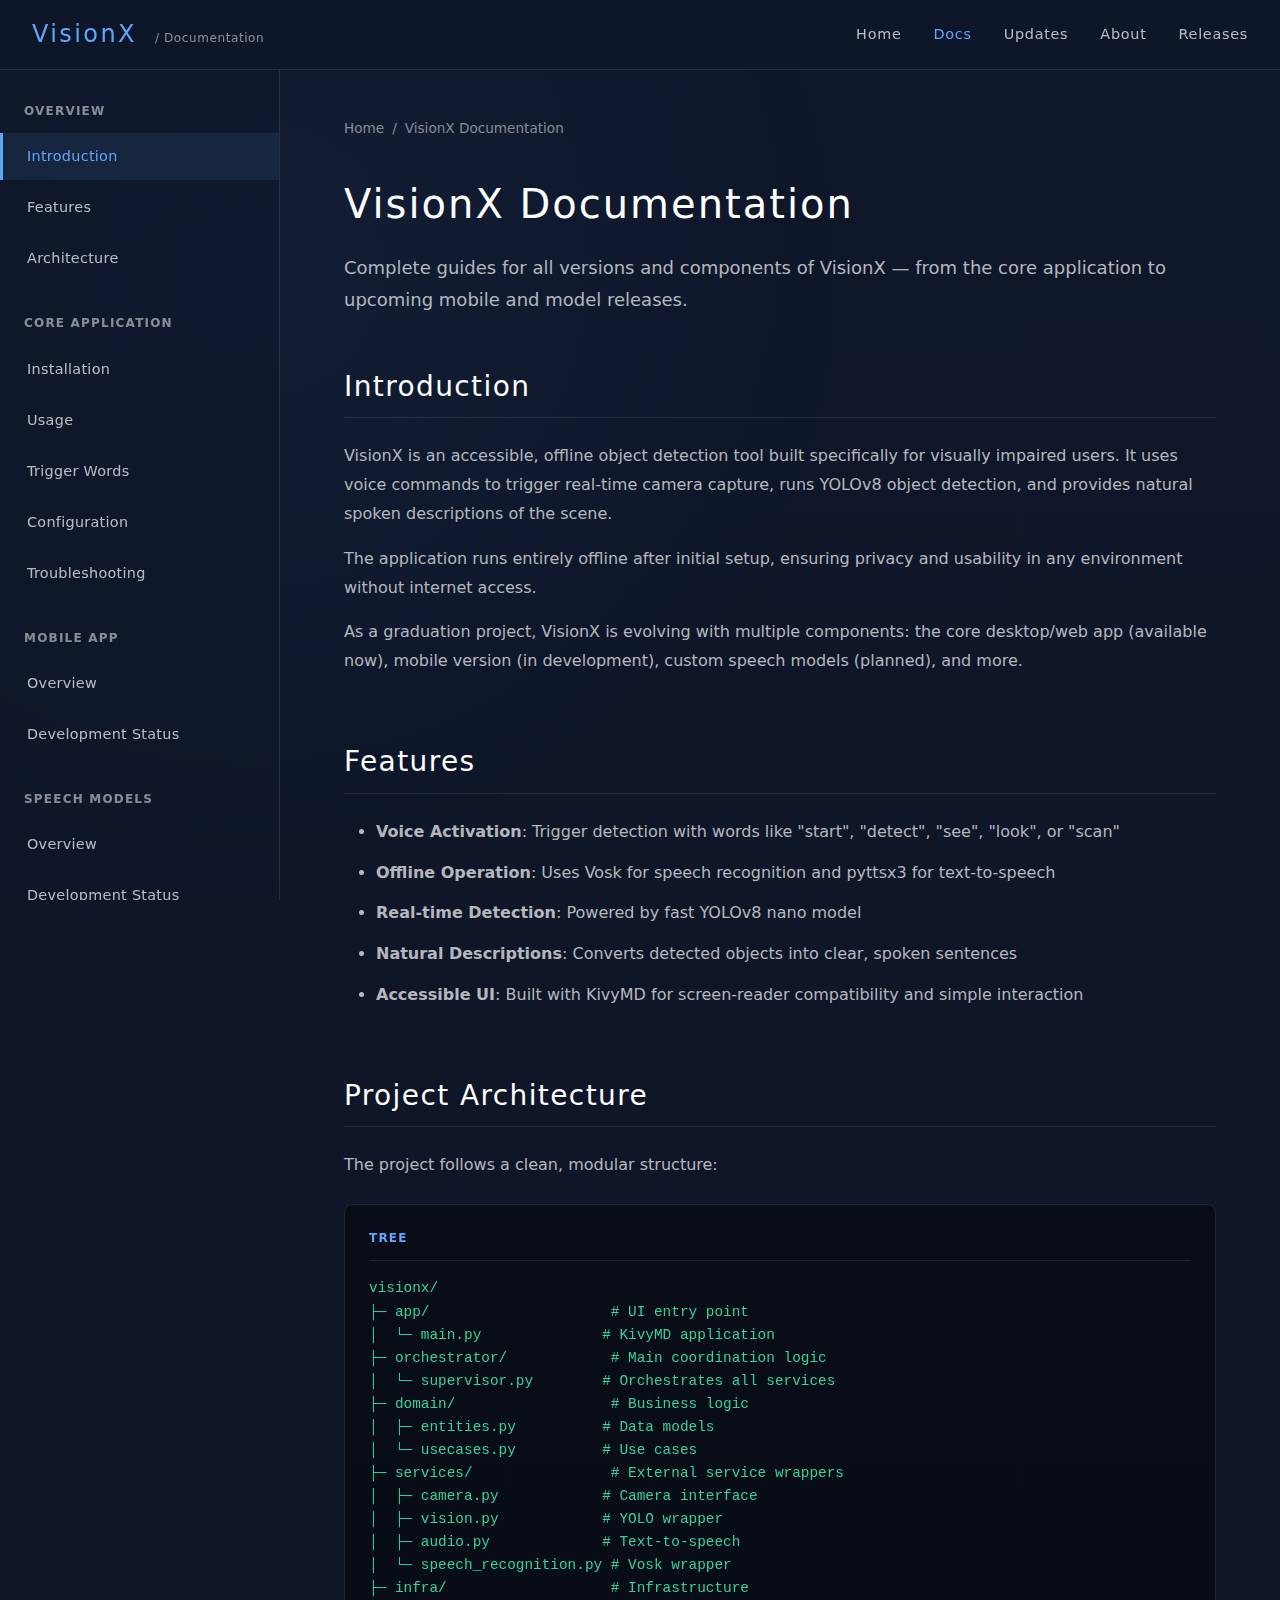
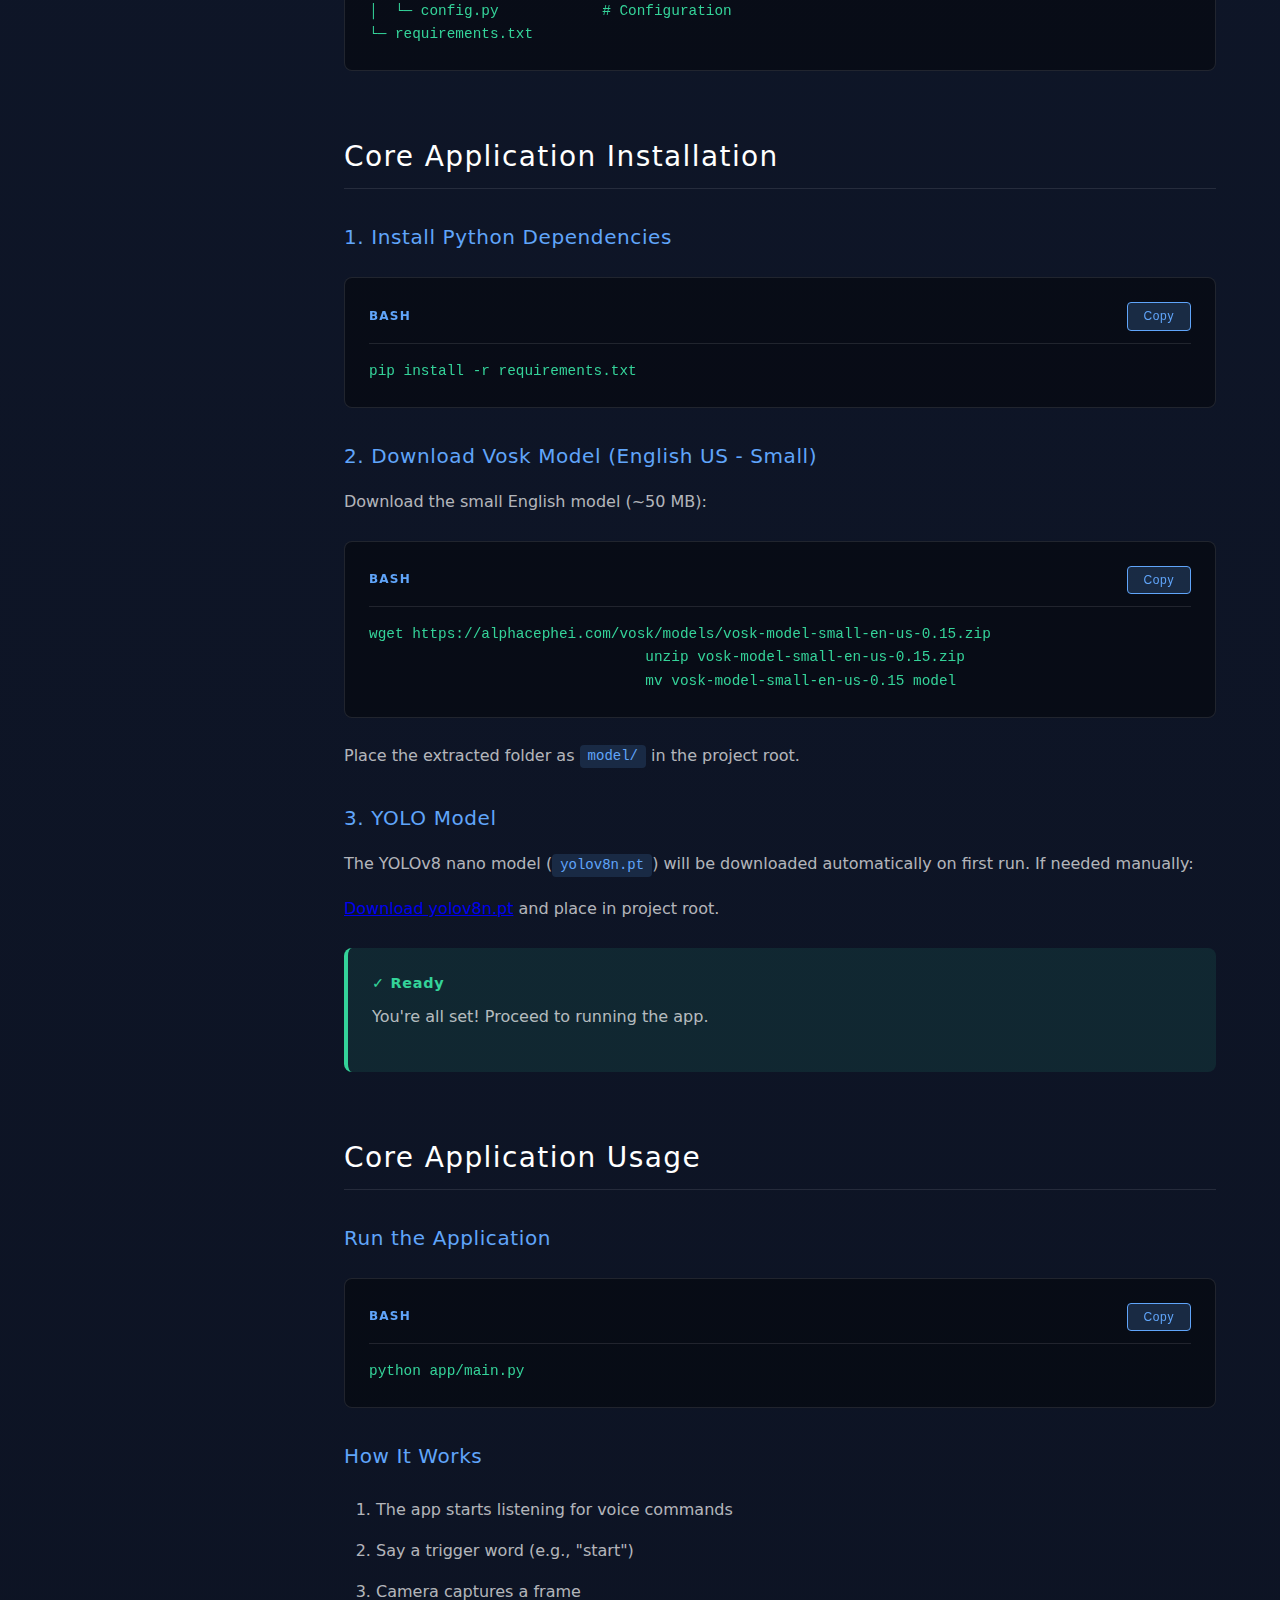
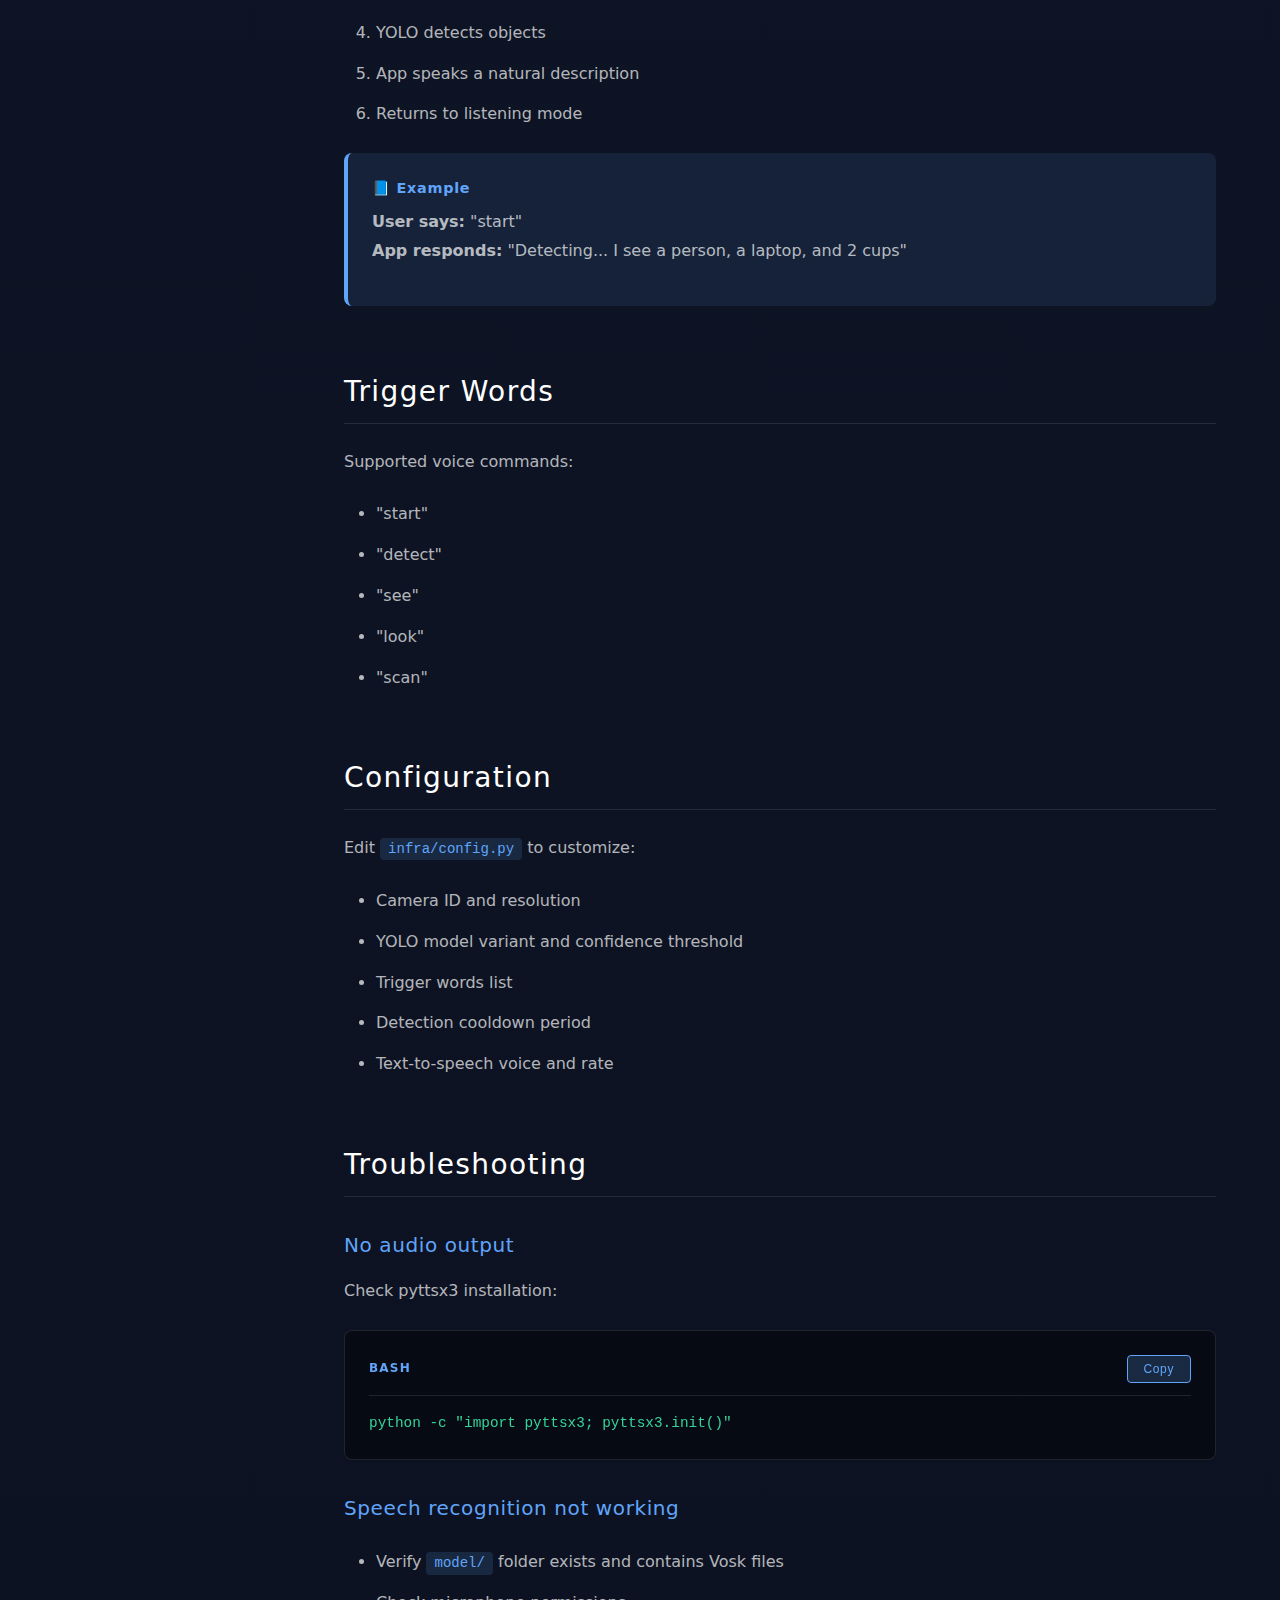
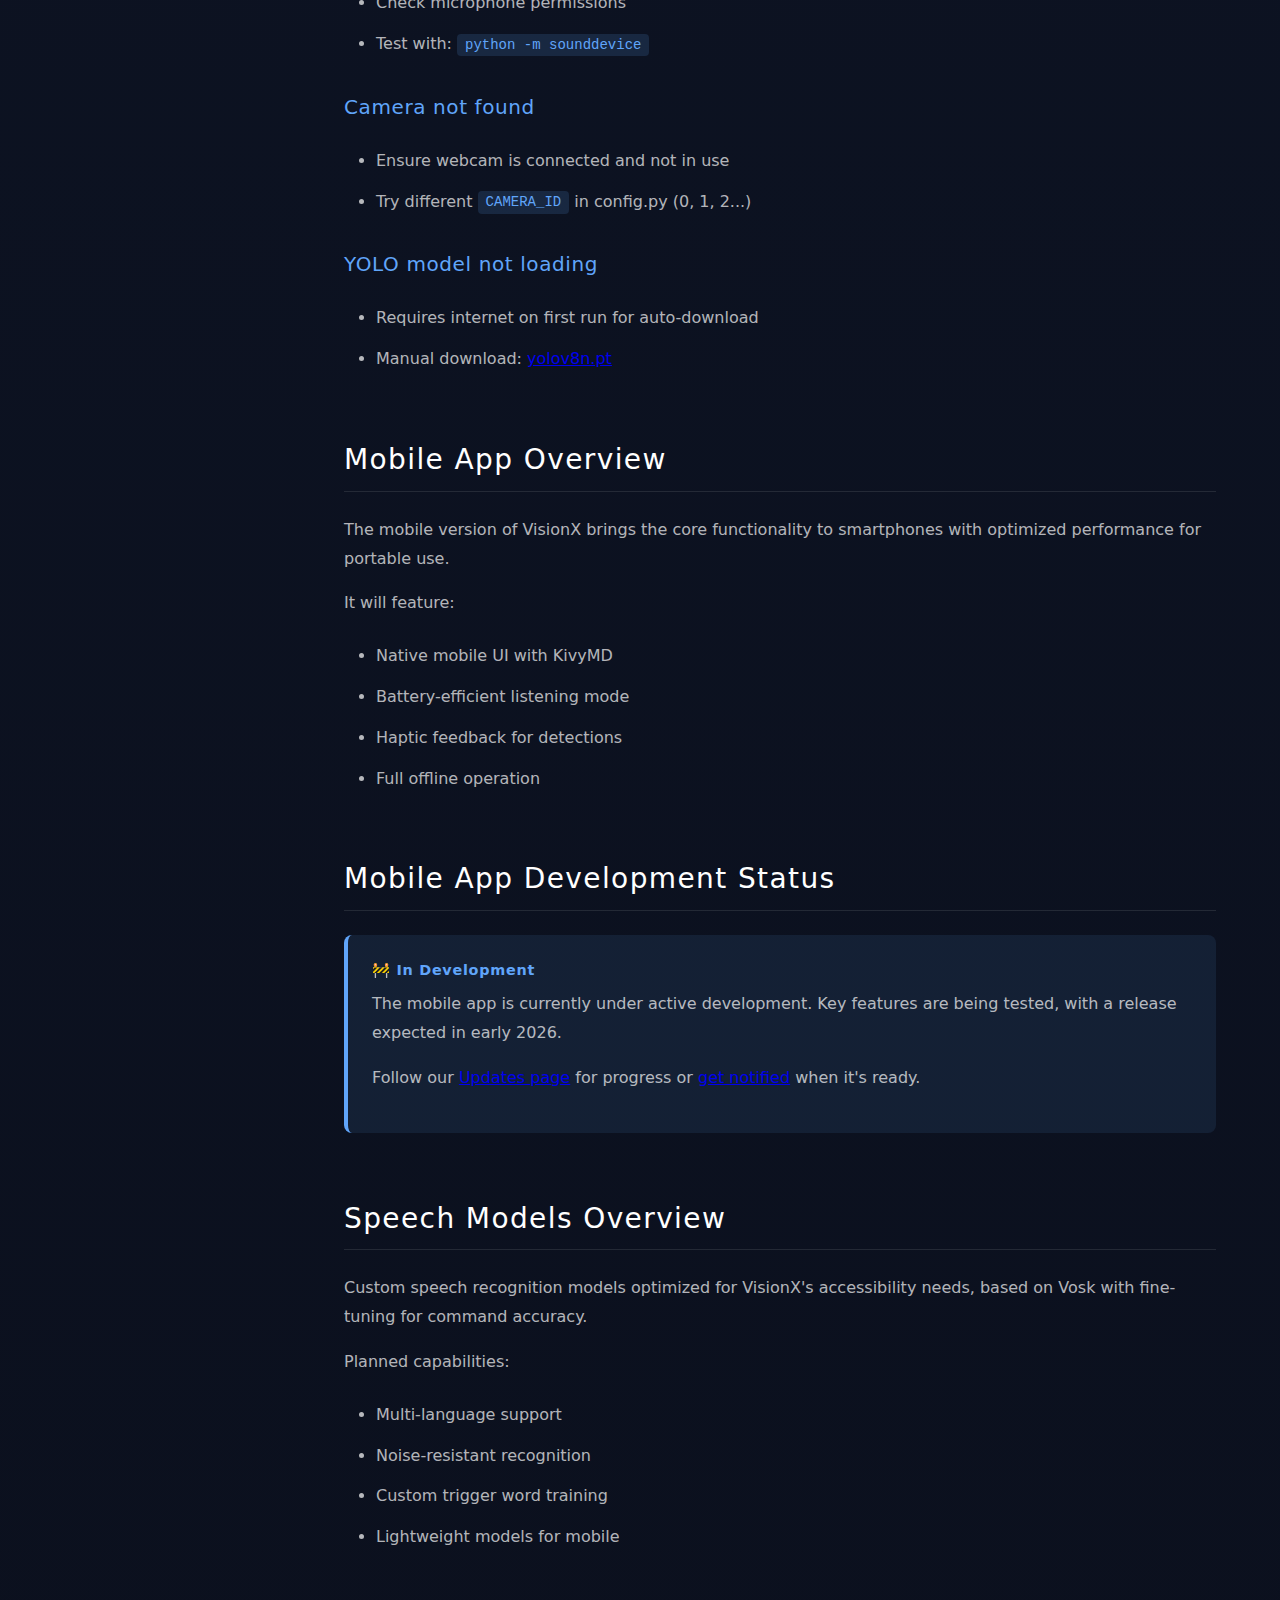
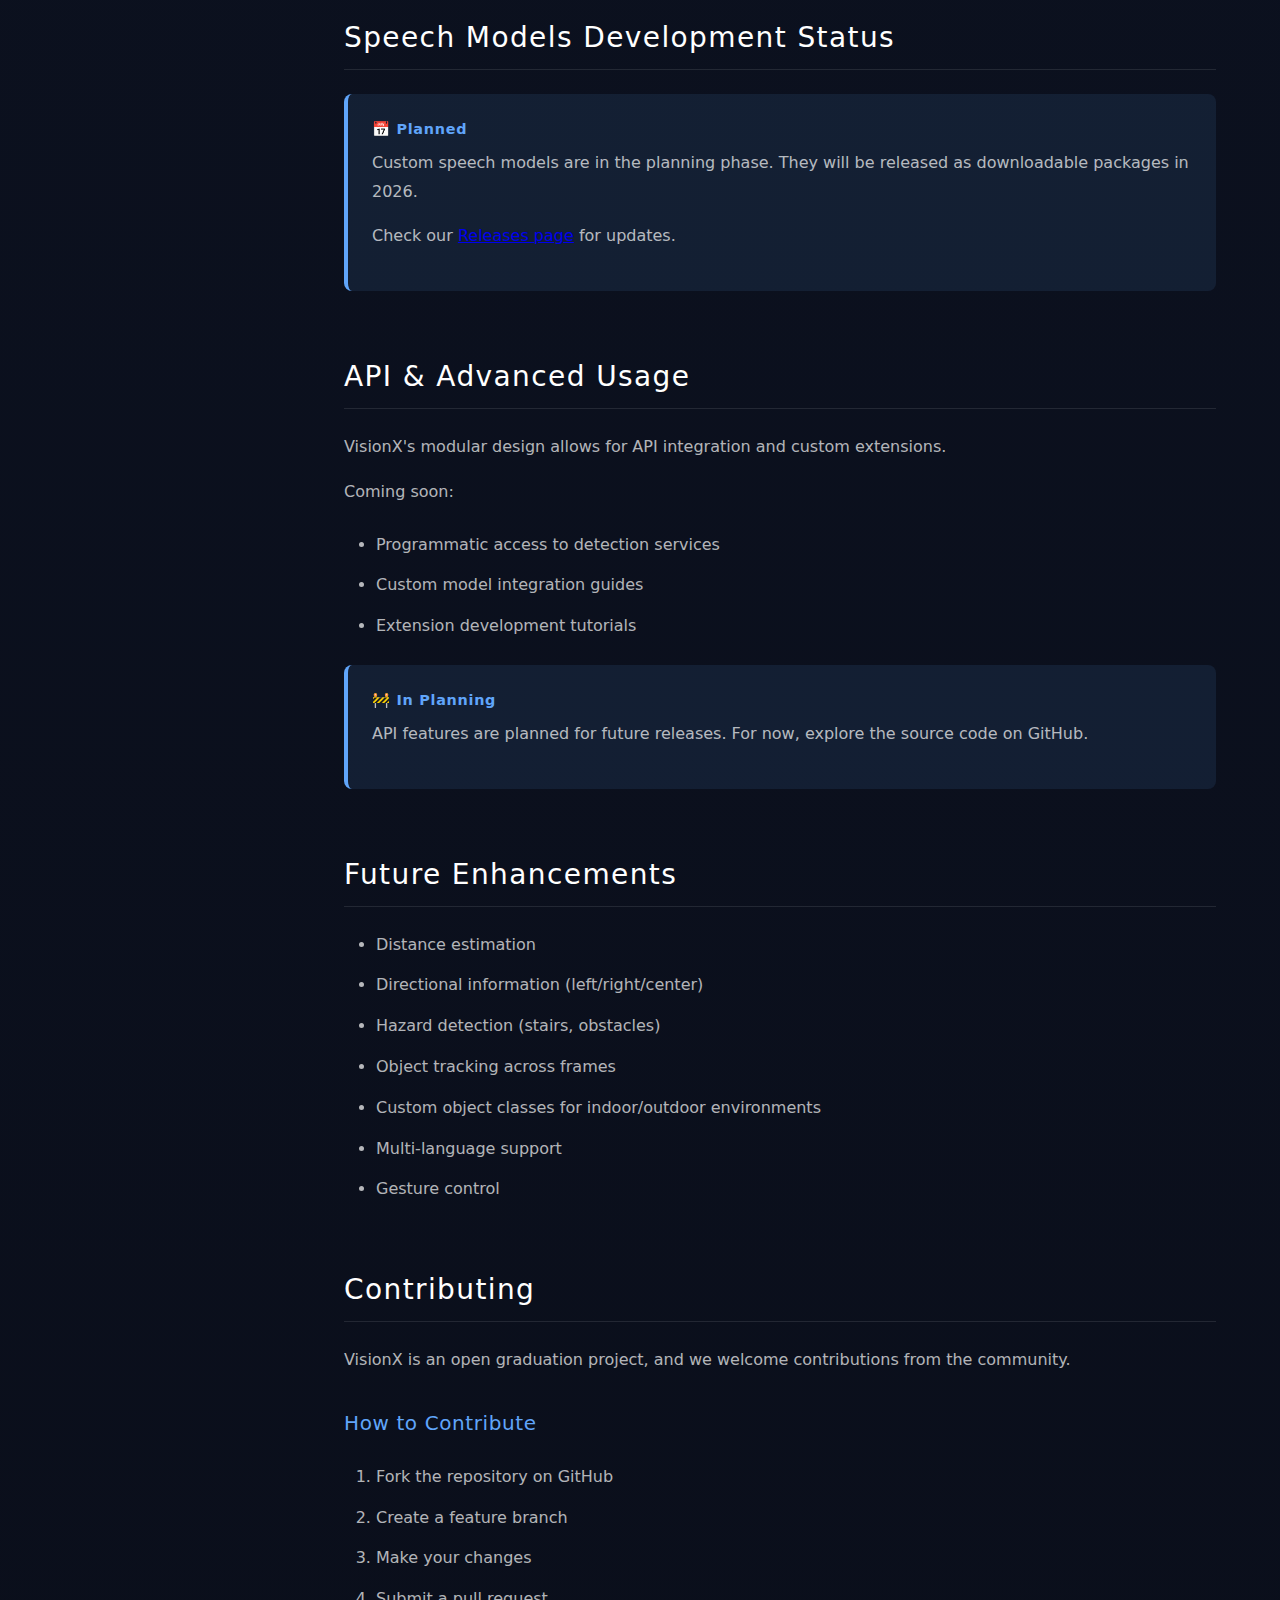
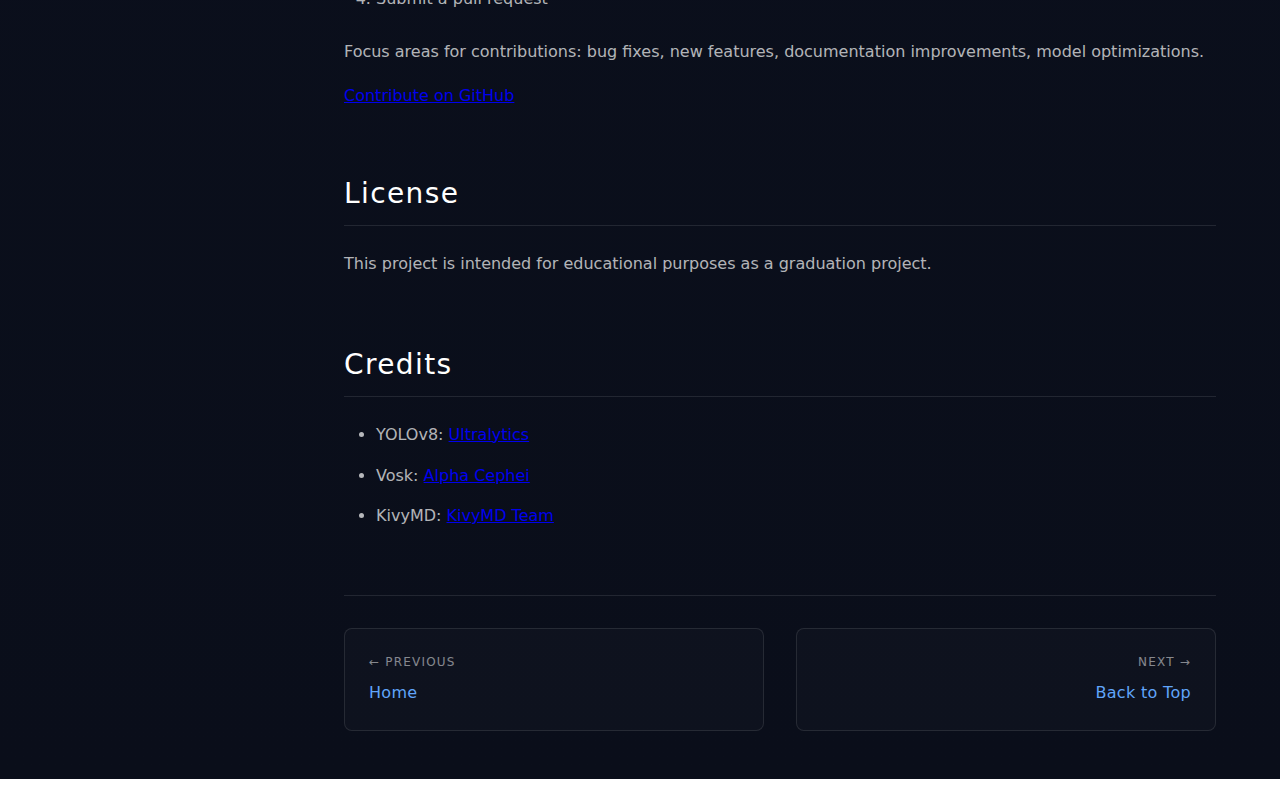
<file: doc.html>
<!DOCTYPE html>
<html lang="en">
    <head>
        <link rel="stylesheet" href="style/doc.css" >
        <meta charset="UTF-8">
        <meta name="viewport" content="width=device-width, initial-scale=1.0">
        <link rel="preconnect" href="https://fonts.googleapis.com">
        <link rel="preconnect" href="https://fonts.gstatic.com" crossorigin>
        <link href="https://fonts.googleapis.com/css2?family=Archivo:ital,wght@0,100..900;1,100..900&display=swap" rel="stylesheet">
        <title>VisionX Documentation</title>
    </head>
    <body>
        <header>
            <div class="header-content">
                <a href="index.html" class="logo">
                    VisionX
                    <span class="logo-subtitle">/ Documentation</span>
                </a>
                <nav class="header-nav">
                    <a href="index.html">Home</a>
                    <a href="doc.html" class="active">Docs</a>
                    <a href="updates.html">Updates</a>
                    <a href="about.html">About</a>
                    <a href="releases.html">Releases</a>
                </nav>
            </div>
        </header>

        <div class="docs-layout">
            <aside class="sidebar" id="sidebar">
                <nav>
                    <div class="sidebar-section">
                        <h3 class="sidebar-title">Overview</h3>
                        <ul class="sidebar-menu">
                            <li><a href="#introduction" class="active">Introduction</a></li>
                            <li><a href="#features">Features</a></li>
                            <li><a href="#architecture">Architecture</a></li>
                        </ul>
                    </div>
                    <div class="sidebar-section">
                        <h3 class="sidebar-title">Core Application</h3>
                        <ul class="sidebar-menu">
                            <li><a href="#installation">Installation</a></li>
                            <li><a href="#usage">Usage</a></li>
                            <li><a href="#trigger-words">Trigger Words</a></li>
                            <li><a href="#configuration">Configuration</a></li>
                            <li><a href="#troubleshooting">Troubleshooting</a></li>
                        </ul>
                    </div>
                    <div class="sidebar-section">
                        <h3 class="sidebar-title">Mobile App</h3>
                        <ul class="sidebar-menu">
                            <li><a href="#mobile-overview">Overview</a></li>
                            <li><a href="#mobile-status">Development Status</a></li>
                        </ul>
                    </div>
                    <div class="sidebar-section">
                        <h3 class="sidebar-title">Speech Models</h3>
                        <ul class="sidebar-menu">
                            <li><a href="#models-overview">Overview</a></li>
                            <li><a href="#models-status">Development Status</a></li>
                        </ul>
                    </div>
                    <div class="sidebar-section">
                        <h3 class="sidebar-title">Advanced</h3>
                        <ul class="sidebar-menu">
                            <li><a href="#api">API & Integration</a></li>
                            <li><a href="#future">Future Enhancements</a></li>
                        </ul>
                    </div>
                    <div class="sidebar-section">
                        <h3 class="sidebar-title">Project</h3>
                        <ul class="sidebar-menu">
                            <li><a href="#contributing">Contributing</a></li>
                            <li><a href="#license">License</a></li>
                            <li><a href="#credits">Credits</a></li>
                        </ul>
                    </div>
                </nav>
            </aside>

            <main class="main-content">
                <div class="content-wrapper">
                    <nav class="breadcrumb" aria-label="Breadcrumb">
                        <a href="index.html">Home</a>
                        <span class="breadcrumb-separator">/</span>
                        <span>VisionX Documentation</span>
                    </nav>

                    <h1 class="page-title">VisionX Documentation</h1>
                    <p class="page-description">
                        Complete guides for all versions and components of VisionX — from the core application to upcoming mobile and model releases.
                    </p>

                    <section class="doc-section" id="introduction">
                        <h2>Introduction</h2>
                        <p>
                            VisionX is an accessible, offline object detection tool built specifically for visually impaired users. It uses voice commands to trigger real-time camera capture, runs YOLOv8 object detection, and provides natural spoken descriptions of the scene.
                        </p>
                        <p>
                            The application runs entirely offline after initial setup, ensuring privacy and usability in any environment without internet access.
                        </p>
                        <p>
                            As a graduation project, VisionX is evolving with multiple components: the core desktop/web app (available now), mobile version (in development), custom speech models (planned), and more.
                        </p>
                    </section>

                    <section class="doc-section" id="features">
                        <h2>Features</h2>
                        <ul>
                            <li><strong>Voice Activation</strong>: Trigger detection with words like "start", "detect", "see", "look", or "scan"</li>
                            <li><strong>Offline Operation</strong>: Uses Vosk for speech recognition and pyttsx3 for text-to-speech</li>
                            <li><strong>Real-time Detection</strong>: Powered by fast YOLOv8 nano model</li>
                            <li><strong>Natural Descriptions</strong>: Converts detected objects into clear, spoken sentences</li>
                            <li><strong>Accessible UI</strong>: Built with KivyMD for screen-reader compatibility and simple interaction</li>
                        </ul>
                    </section>

                    <section class="doc-section" id="architecture">
                        <h2>Project Architecture</h2>
                        <p>The project follows a clean, modular structure:</p>
                        <div class="code-block">
                            <div class="code-header">
                                <span class="code-language">tree</span>
                            </div>
                            <pre><code>visionx/
├─ app/                     # UI entry point
│  └─ main.py              # KivyMD application
├─ orchestrator/            # Main coordination logic
│  └─ supervisor.py        # Orchestrates all services
├─ domain/                  # Business logic
│  ├─ entities.py          # Data models
│  └─ usecases.py          # Use cases
├─ services/                # External service wrappers
│  ├─ camera.py            # Camera interface
│  ├─ vision.py            # YOLO wrapper
│  ├─ audio.py             # Text-to-speech
│  └─ speech_recognition.py # Vosk wrapper
├─ infra/                   # Infrastructure
│  └─ config.py            # Configuration
└─ requirements.txt</code></pre>
                        </div>
                    </section>

                    <section class="doc-section" id="installation">
                        <h2>Core Application Installation</h2>
                        <h3>1. Install Python Dependencies</h3>
                        <div class="code-block">
                            <div class="code-header">
                                <span class="code-language">bash</span>
                                <button class="copy-button">Copy</button>
                            </div>
                            <pre><code>pip install -r requirements.txt</code></pre>
                        </div>

                        <h3>2. Download Vosk Model (English US - Small)</h3>
                        <p>Download the small English model (~50 MB):</p>
                        <div class="code-block">
                            <div class="code-header">
                                <span class="code-language">bash</span>
                                <button class="copy-button">Copy</button>
                            </div>
                            <pre><code>wget https://alphacephei.com/vosk/models/vosk-model-small-en-us-0.15.zip
                                unzip vosk-model-small-en-us-0.15.zip
                                mv vosk-model-small-en-us-0.15 model</code></pre>
                        </div>
                        <p>Place the extracted folder as <code>model/</code> in the project root.</p>

                        <h3>3. YOLO Model</h3>
                        <p>The YOLOv8 nano model (<code>yolov8n.pt</code>) will be downloaded automatically on first run. If needed manually:</p>
                        <p><a href="https://github.com/ultralytics/assets/releases/download/v0.0.0/yolov8n.pt" target="_blank">Download yolov8n.pt</a> and place in project root.</p>

                        <div class="info-box success">
                            <div class="info-box-title">✓ Ready</div>
                            <p>You're all set! Proceed to running the app.</p>
                        </div>
                    </section>

                    <section class="doc-section" id="usage">
                        <h2>Core Application Usage</h2>
                        <h3>Run the Application</h3>
                        <div class="code-block">
                            <div class="code-header">
                                <span class="code-language">bash</span>
                                <button class="copy-button">Copy</button>
                            </div>
                            <pre><code>python app/main.py</code></pre>
                        </div>

                        <h3>How It Works</h3>
                        <ol>
                            <li>The app starts listening for voice commands</li>
                            <li>Say a trigger word (e.g., "start")</li>
                            <li>Camera captures a frame</li>
                            <li>YOLO detects objects</li>
                            <li>App speaks a natural description</li>
                            <li>Returns to listening mode</li>
                        </ol>

                        <div class="info-box note">
                            <div class="info-box-title">📘 Example</div>
                            <p><strong>User says:</strong> "start"<br>
                                <strong>App responds:</strong> "Detecting... I see a person, a laptop, and 2 cups"</p>
                        </div>
                    </section>

                    <section class="doc-section" id="trigger-words">
                        <h2>Trigger Words</h2>
                        <p>Supported voice commands:</p>
                        <ul>
                            <li>"start"</li>
                            <li>"detect"</li>
                            <li>"see"</li>
                            <li>"look"</li>
                            <li>"scan"</li>
                        </ul>
                    </section>

                    <section class="doc-section" id="configuration">
                        <h2>Configuration</h2>
                        <p>Edit <code>infra/config.py</code> to customize:</p>
                        <ul>
                            <li>Camera ID and resolution</li>
                            <li>YOLO model variant and confidence threshold</li>
                            <li>Trigger words list</li>
                            <li>Detection cooldown period</li>
                            <li>Text-to-speech voice and rate</li>
                        </ul>
                    </section>

                    <section class="doc-section" id="troubleshooting">
                        <h2>Troubleshooting</h2>
                        <h3>No audio output</h3>
                        <p>Check pyttsx3 installation:</p>
                        <div class="code-block">
                            <div class="code-header">
                                <span class="code-language">bash</span>
                                <button class="copy-button">Copy</button>
                            </div>
                            <pre><code>python -c "import pyttsx3; pyttsx3.init()"</code></pre>
                        </div>

                        <h3>Speech recognition not working</h3>
                        <ul>
                            <li>Verify <code>model/</code> folder exists and contains Vosk files</li>
                            <li>Check microphone permissions</li>
                            <li>Test with: <code>python -m sounddevice</code></li>
                        </ul>

                        <h3>Camera not found</h3>
                        <ul>
                            <li>Ensure webcam is connected and not in use</li>
                            <li>Try different <code>CAMERA_ID</code> in config.py (0, 1, 2...)</li>
                        </ul>

                        <h3>YOLO model not loading</h3>
                        <ul>
                            <li>Requires internet on first run for auto-download</li>
                            <li>Manual download: <a href="https://github.com/ultralytics/assets/releases/download/v0.0.0/yolov8n.pt" target="_blank">yolov8n.pt</a></li>
                        </ul>
                    </section>

                    <section class="doc-section" id="mobile-overview">
                        <h2>Mobile App Overview</h2>
                        <p>The mobile version of VisionX brings the core functionality to smartphones with optimized performance for portable use.</p>
                        <p>It will feature:</p>
                        <ul>
                            <li>Native mobile UI with KivyMD</li>
                            <li>Battery-efficient listening mode</li>
                            <li>Haptic feedback for detections</li>
                            <li>Full offline operation</li>
                        </ul>
                    </section>

                    <section class="doc-section" id="mobile-status">
                        <h2>Mobile App Development Status</h2>
                        <div class="info-box note">
                            <div class="info-box-title">🚧 In Development</div>
                            <p>The mobile app is currently under active development. Key features are being tested, with a release expected in early 2026.</p>
                            <p>Follow our <a href="updates.html">Updates page</a> for progress or <a href="install.html">get notified</a> when it's ready.</p>
                        </div>
                    </section>

                    <section class="doc-section" id="models-overview">
                        <h2>Speech Models Overview</h2>
                        <p>Custom speech recognition models optimized for VisionX's accessibility needs, based on Vosk with fine-tuning for command accuracy.</p>
                        <p>Planned capabilities:</p>
                        <ul>
                            <li>Multi-language support</li>
                            <li>Noise-resistant recognition</li>
                            <li>Custom trigger word training</li>
                            <li>Lightweight models for mobile</li>
                        </ul>
                    </section>

                    <section class="doc-section" id="models-status">
                        <h2>Speech Models Development Status</h2>
                        <div class="info-box note">
                            <div class="info-box-title">📅 Planned</div>
                            <p>Custom speech models are in the planning phase. They will be released as downloadable packages in 2026.</p>
                            <p>Check our <a href="releases.html">Releases page</a> for updates.</p>
                        </div>
                    </section>

                    <section class="doc-section" id="api">
                        <h2>API & Advanced Usage</h2>
                        <p>VisionX's modular design allows for API integration and custom extensions.</p>
                        <p>Coming soon:</p>
                        <ul>
                            <li>Programmatic access to detection services</li>
                            <li>Custom model integration guides</li>
                            <li>Extension development tutorials</li>
                        </ul>
                        <div class="info-box note">
                            <div class="info-box-title">🚧 In Planning</div>
                            <p>API features are planned for future releases. For now, explore the source code on GitHub.</p>
                        </div>
                    </section>

                    <section class="doc-section" id="future">
                        <h2>Future Enhancements</h2>
                        <ul>
                            <li>Distance estimation</li>
                            <li>Directional information (left/right/center)</li>
                            <li>Hazard detection (stairs, obstacles)</li>
                            <li>Object tracking across frames</li>
                            <li>Custom object classes for indoor/outdoor environments</li>
                            <li>Multi-language support</li>
                            <li>Gesture control</li>
                        </ul>
                    </section>

                    <section class="doc-section" id="contributing">
                        <h2>Contributing</h2>
                        <p>VisionX is an open graduation project, and we welcome contributions from the community.</p>
                        <h3>How to Contribute</h3>
                        <ol>
                            <li>Fork the repository on GitHub</li>
                            <li>Create a feature branch</li>
                            <li>Make your changes</li>
                            <li>Submit a pull request</li>
                        </ol>
                        <p>Focus areas for contributions: bug fixes, new features, documentation improvements, model optimizations.</p>
                        <a href="https://github.com/VissionX/VisionX" target="_blank" class="cta-button">Contribute on GitHub</a>
                    </section>

                    <section class="doc-section" id="license">
                        <h2>License</h2>
                        <p>This project is intended for educational purposes as a graduation project.</p>
                    </section>

                    <section class="doc-section" id="credits">
                        <h2>Credits</h2>
                        <ul>
                            <li>YOLOv8: <a href="https://ultralytics.com" target="_blank">Ultralytics</a></li>
                            <li>Vosk: <a href="https://alphacephei.com/vosk" target="_blank">Alpha Cephei</a></li>
                            <li>KivyMD: <a href="https://kivymd.readthedocs.io" target="_blank">KivyMD Team</a></li>
                        </ul>
                    </section>

                    <nav class="doc-nav-footer">
                        <a href="index.html" class="nav-link prev">
                            <div class="nav-link-label">← Previous</div>
                            <div class="nav-link-title">Home</div>
                        </a>
                        <a href="#introduction" class="nav-link next">
                            <div class="nav-link-label">Next →</div>
                            <div class="nav-link-title">Back to Top</div>
                        </a>
                    </nav>
                </div>
            </main>

            <aside class="toc">
                <h3 class="toc-title">On This Page</h3>
                <ul class="toc-list">
                    <li><a href="#introduction">Introduction</a></li>
                    <li><a href="#features">Features</a></li>
                    <li><a href="#architecture">Architecture</a></li>
                    <li><a href="#installation">Core Installation</a></li>
                    <li><a href="#usage">Core Usage</a></li>
                    <li><a href="#trigger-words">Trigger Words</a></li>
                    <li><a href="#configuration">Configuration</a></li>
                    <li><a href="#troubleshooting">Troubleshooting</a></li>
                    <li><a href="#mobile-overview">Mobile Overview</a></li>
                    <li><a href="#models-overview">Models Overview</a></li>
                    <li><a href="#api">API & Advanced</a></li>
                    <li><a href="#future">Future Enhancements</a></li>
                    <li><a href="#contributing">Contributing</a></li>
                    <li><a href="#license">License</a></li>
                    <li><a href="#credits">Credits</a></li>
                </ul>
            </aside>
        </div>

        <script>
        // Mobile sidebar toggle
        const mobileToggle = document.getElementById('mobileToggle');
        const sidebar = document.getElementById('sidebar');
        mobileToggle.addEventListener('click', () => {
            sidebar.classList.toggle('active');
            mobileToggle.textContent = sidebar.classList.contains('active') ? '×' : '☰';
        });

        // Copy button functionality
        document.querySelectorAll('.copy-button').forEach(button => {
            button.addEventListener('click', () => {
                const code = button.closest('.code-block').querySelector('code').textContent.trim();
                navigator.clipboard.writeText(code).then(() => {
                    const original = button.textContent;
                    button.textContent = 'Copied!';
                    button.style.background = 'rgba(52, 211, 153, 0.3)';
                    button.style.borderColor = 'var(--accent-green)';
                    button.style.color = 'var(--accent-green)';
                    setTimeout(() => {
                        button.textContent = original;
                        button.style.background = '';
                        button.style.borderColor = '';
                        button.style.color = '';
                    }, 2000);
                });
            });
        });

        // Smooth scrolling + active state handling
        document.querySelectorAll('a[href^="#"]').forEach(anchor => {
            anchor.addEventListener('click', function (e) {
                const href = this.getAttribute('href');
                if (href === '#' || href.startsWith('#')) {
                    e.preventDefault();
                    const target = href === '#' ? document.body : document.querySelector(href);
                    if (target) {
                        if (sidebar.classList.contains('active')) {
                            sidebar.classList.remove('active');
                            mobileToggle.textContent = '☰';
                        }
                        target.scrollIntoView({ behavior: 'smooth', block: 'start' });
                        history.pushState(null, null, href);

                        // Update active links
                        document.querySelectorAll('.sidebar-menu a, .toc-list a').forEach(link => {
                            link.classList.remove('active');
                            if (link.getAttribute('href') === href) link.classList.add('active');
                        });
                    }
                }
            });
        });

        // Highlight TOC on scroll
        window.addEventListener('scroll', () => {
            const sections = document.querySelectorAll('.doc-section');
            const tocLinks = document.querySelectorAll('.toc-list a');
            let current = '';
            sections.forEach(sec => {
                if (window.pageYOffset >= sec.offsetTop - 150) {
                    current = sec.getAttribute('id');
                }
            });
            tocLinks.forEach(link => {
                link.classList.toggle('active', link.getAttribute('href') === `#${current}`);
            });
        });
        </script>
    </body>
</html>
</file>
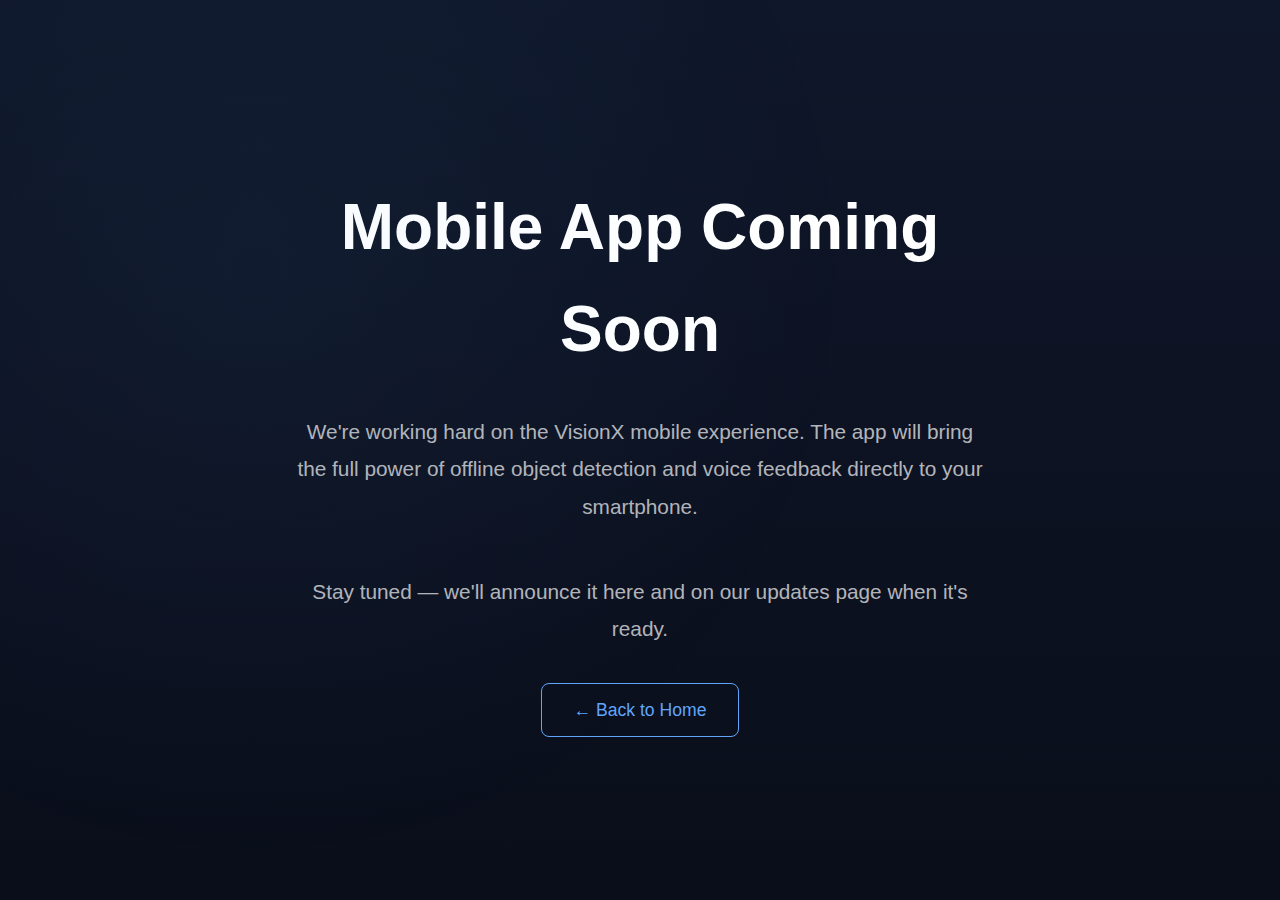
<file: install.html>
<!DOCTYPE html>
<html lang="en">
<head>
    <meta charset="UTF-8">
    <meta name="viewport" content="width=device-width, initial-scale=1.0">
    <title>VisionX Mobile - Coming Soon</title>
    <link rel="stylesheet" href="style/style.css"> <!-- Reuse your main styles -->
    <style>
        .coming-soon-page {
            min-height: 100vh;
            display: flex;
            align-items: center;
            justify-content: center;
            text-align: center;
            padding: 4rem 2rem;
        }

        .coming-soon-content {
            max-width: 700px;
        }

        .coming-soon-content h1 {
            font-size: 4rem;
            font-weight: bold;
            margin-bottom: 2rem;
        }

        .coming-soon-content p {
            font-size: 1.3rem;
            color: var(--text-secondary);
            margin-bottom: 3rem;
            line-height: 1.8;
        }

        .back-home {
            color: var(--accent-blue);
            text-decoration: none;
            font-size: 1.1rem;
            padding: 1rem 2rem;
            border: 1px solid var(--accent-blue);
            border-radius: 8px;
            transition: all 0.3s;
        }

        .back-home:hover {
            background: var(--accent-blue-dim);
        }
    </style>
</head>
<body>
    <div class="coming-soon-page">
        <div class="coming-soon-content">
            <h1>Mobile App Coming Soon</h1>
            <p>
                We're working hard on the VisionX mobile experience. The app will bring the full power of offline object detection and voice feedback directly to your smartphone.
            </p>
            <p>
                Stay tuned — we'll announce it here and on our updates page when it's ready.
            </p>
            <a href="index.html" class="back-home">← Back to Home</a>
        </div>
    </div>
</body>
</html>
</file>
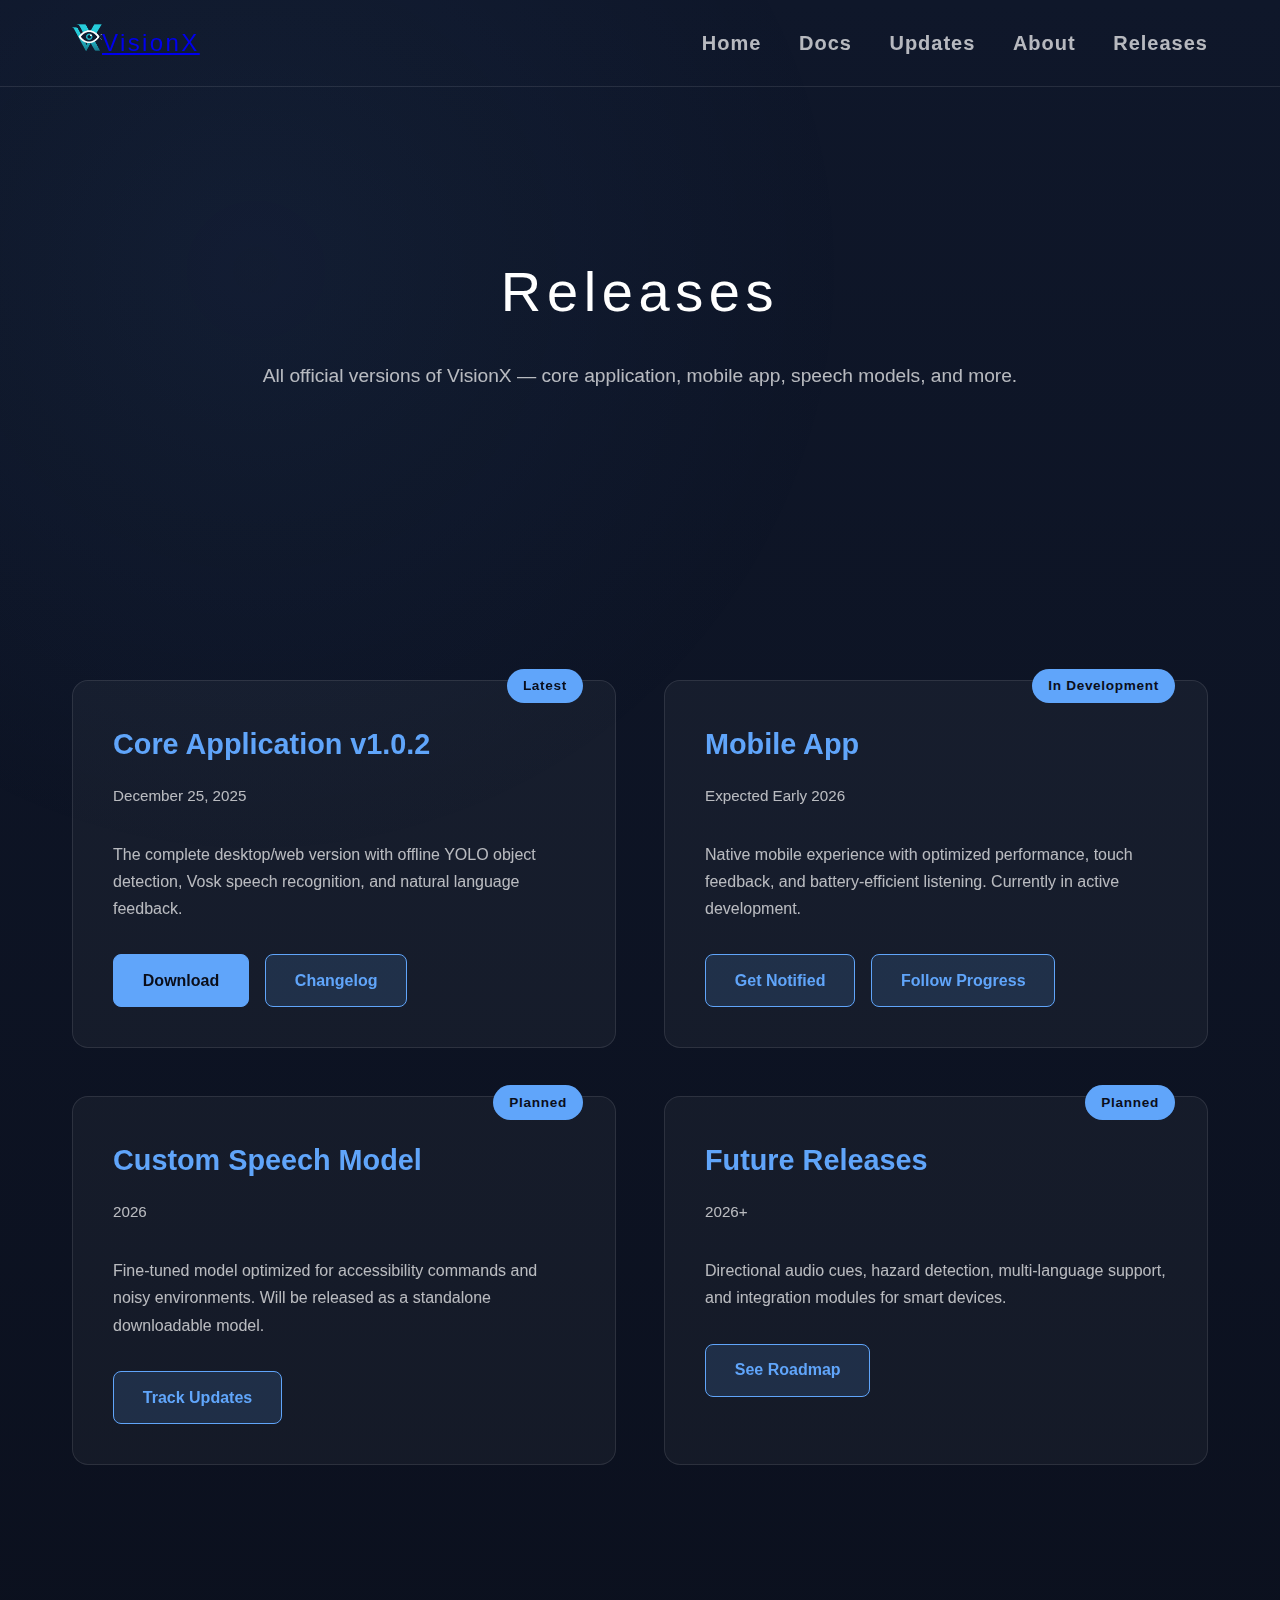
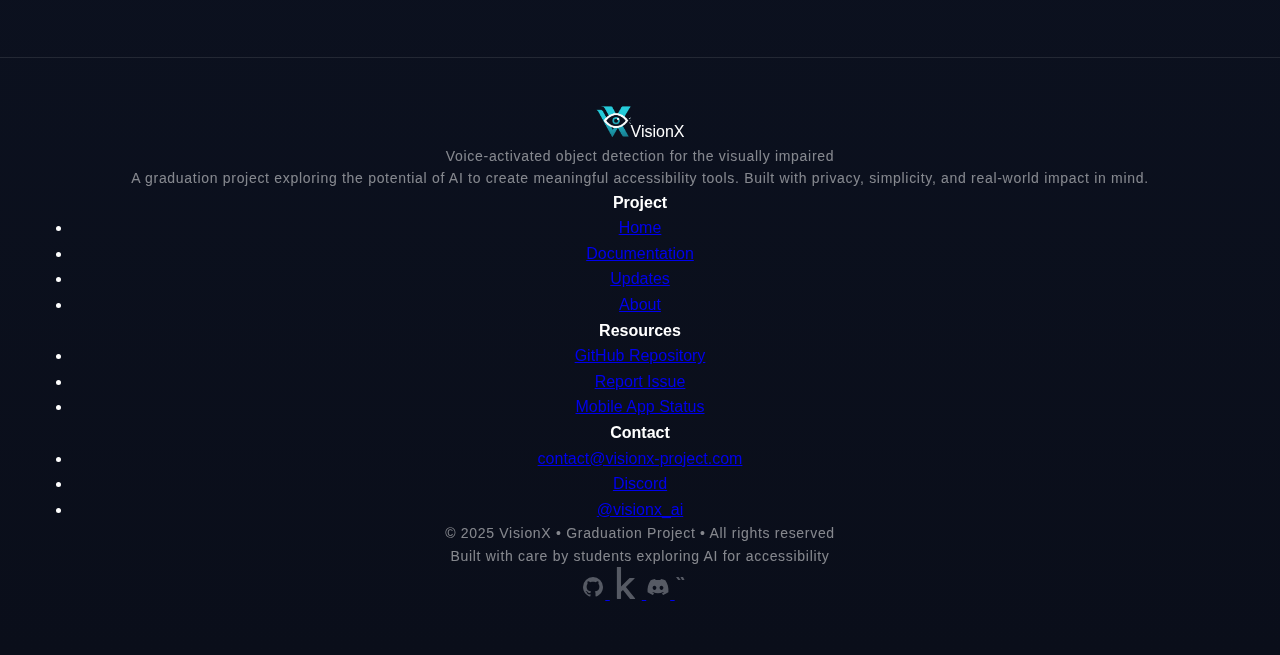
<file: releases.html>
<!DOCTYPE html>
<html lang="en">
    <head>
        <meta charset="UTF-8">
        <meta name="viewport" content="width=device-width, initial-scale=1.0">
        <link rel="stylesheet" href="style/style.css" />
        <link rel="stylesheet" href="style/icons.css" />
        <link rel="preconnect" href="https://fonts.googleapis.com">
        <link rel="preconnect" href="https://fonts.gstatic.com" crossorigin>
        <link href="https://fonts.googleapis.com/css2?family=Archivo:ital,wght@0,100..900;1,100..900&display=swap" rel="stylesheet">
        <title>VisionX - Releases</title>
        <style>
        .release-hero {
            padding: 10rem 0 6rem;
            text-align: center;
        }

        .release-hero h1 {
            font-size: 3.5rem;
            font-weight: 300;
            letter-spacing: 0.1em;
            margin-bottom: 1.5rem;
        }

        .release-hero p {
            font-size: 1.2rem;
            color: var(--text-secondary);
            max-width: 800px;
            margin: 0 auto;
        }

        .releases-grid {
            display: grid;
            grid-template-columns: repeat(auto-fit, minmax(400px, 1fr));
            gap: 3rem;
            margin-top: 4rem;
        }

        .release-card {
            background: rgba(255, 255, 255, 0.04);
            border: 1px solid rgba(255, 255, 255, 0.1);
            border-radius: 16px;
            padding: 2.5rem;
            transition: all 0.3s ease;
            position: relative;
        }

        .release-card:hover {
            border-color: var(--accent-blue);
            transform: translateY(-10px);
            box-shadow: 0 20px 40px rgba(96, 165, 250, 0.1);
        }

        .release-badge {
            position: absolute;
            top: -12px;
            right: 2rem;
            background: var(--accent-blue);
            color: var(--bg-dark);
            padding: 0.4rem 1rem;
            border-radius: 20px;
            font-size: 0.85rem;
            font-weight: 600;
            letter-spacing: 0.05em;
        }

        .release-card h3 {
            font-size: 1.8rem;
            margin-bottom: 1rem;
            color: var(--accent-blue);
        }

        .release-date {
            color: var(--text-tertiary);
            font-size: 0.95rem;
            margin-bottom: 1.5rem;
        }

        .release-card p {
            color: var(--text-secondary);
            margin-bottom: 2rem;
            line-height: 1.7;
        }

        .release-links {
            display: flex;
            flex-wrap: wrap;
            gap: 1rem;
        }

        .release-btn {
            padding: 0.8rem 1.8rem;
            background: var(--accent-blue-dim);
            border: 1px solid var(--accent-blue);
            color: var(--accent-blue);
            text-decoration: none;
            border-radius: 8px;
            font-weight: 600;
            transition: all 0.3s ease;
        }

        .release-btn.primary {
            background: var(--accent-blue);
            color: var(--bg-dark);
        }

        .release-btn:hover {
            background: rgba(96, 165, 250, 0.3);
            transform: translateY(-2px);
        }

        .release-btn.primary:hover {
            background: #3b82f6;
        }

        @media (max-width: 768px) {
            .releases-grid {
                grid-template-columns: 1fr;
            }

            .release-hero h1 {
                font-size: 2.8rem;
            }
        }
        </style>
    </head>
    <body>
        <!-- Your existing header (same as other pages) -->
        <header>
            <div class="container">
                <div class="header-content">
                    <a href="index.html" class="logo"><img src="assets/images/iccon(1).png" alt="logo" width="30" />VisionX</a>
                    <nav>
                        <a href="index.html">Home</a>
                        <a href="doc.html">Docs</a>
                        <a href="updates.html">Updates</a>
                        <a href="about.html">About</a>
                        <a href="releases.html" class="active">Releases</a>
                    </nav>
                </div>
            </div>
        </header>

        <main class="container">
            <section class="release-hero">
                <h1>Releases</h1>
                <p>All official versions of VisionX — core application, mobile app, speech models, and more.</p>
            </section>

            <section class="releases-grid">
                <!-- Core Release -->
                <div class="release-card">
                <span class="release-badge badge-latest">Latest</span>
                <h3>Core Application v1.0.2</h3>
                <p class="release-date">December 25, 2025</p>
                <p>The complete desktop/web version with offline YOLO object detection, Vosk speech recognition, and natural language feedback.</p>
                <div class="release-links">
                    <a href="https://github.com/VissionX/VisionX/releases/tag/v1.0.2" class="release-btn primary">Download</a>
                    <a href="https://github.com/VissionX/VisionX/releases" class="release-btn">Changelog</a>
                </div>
            </div>

            <!-- Mobile App - In Development -->
            <div class="release-card">
                <span class="release-badge badge-development">In Development</span>
                <h3>Mobile App</h3>
                <p class="release-date">Expected Early 2026</p>
                <p>Native mobile experience with optimized performance, touch feedback, and battery-efficient listening. Currently in active development.</p>
                <div class="release-links">
                    <a href="install.html" class="release-btn">Get Notified</a>
                    <a href="updates.html" class="release-btn">Follow Progress</a>
                </div>
            </div>

            <!-- Speech Model - Planned -->
            <div class="release-card">
                <span class="release-badge badge-planned">Planned</span>
                <h3>Custom Speech Model</h3>
                <p class="release-date">2026</p>
                <p>Fine-tuned model optimized for accessibility commands and noisy environments. Will be released as a standalone downloadable model.</p>
                <div class="release-links">
                    <a href="updates.html" class="release-btn">Track Updates</a>
                </div>
            </div>

            <!-- Future Features - Planned -->
            <div class="release-card">
                <span class="release-badge badge-planned">Planned</span>
                <h3>Future Releases</h3>
                <p class="release-date">2026+</p>
                <p>Directional audio cues, hazard detection, multi-language support, and integration modules for smart devices.</p>
                <div class="release-links">
                    <a href="updates.html" class="release-btn">See Roadmap</a>
                </div>
            </div>
            </section>
        </main>

        <!-- Your existing footer -->

        <!-- Footer -->
        <footer class="site-footer">
            <div class="container">
                <div class="footer-content">
                    <div class="footer-main">
                        <div class="footer-logo">
                            <span class="logo-text"><img src="assets/images/iccon(1).png" alt="logo" width="35"/>VisionX</span>
                            <p class="footer-tagline">Voice-activated object detection for the visually impaired</p>
                        </div>
                        <p class="footer-description">
                            A graduation project exploring the potential of AI to create meaningful accessibility tools. 
                            Built with privacy, simplicity, and real-world impact in mind.
                        </p>
                    </div>

                    <div class="footer-links-grid">
                        <div class="footer-links-column">
                            <h4>Project</h4>
                            <ul>
                                <li><a href="index.html">Home</a></li>
                                <li><a href="doc.html">Documentation</a></li>
                                <li><a href="updates.html">Updates</a></li>
                                <li><a href="about.html">About</a></li>
                            </ul>
                        </div>
                        <div class="footer-links-column">
                            <h4>Resources</h4>
                            <ul>
                                <li><a href="https://github.com/VissionX/VisionX" target="_blank">GitHub Repository</a></li>
                                <li><a href="https://github.com/VissionX/VisionX/issues" target="_blank">Report Issue</a></li>
                                <li><a href="install.html">Mobile App Status</a></li>
                            </ul>
                        </div>
                        <div class="footer-links-column">
                            <h4>Contact</h4>
                            <ul class="footer-contact">
                                <li>
                                    <!-- <svg class="contact-icon" viewBox="0 0 24 24" fill="none" stroke="currentColor" stroke-width="2"> -->
                                    <!--     <path d="M4 4h16c1.1 0 2 .9 2 2v12c0 1.1-.9 2-2 2H4c-1.1 0-2-.9-2-2V6c0-1.1.9-2 2-2z"></path> -->
                                    <!--     <polyline points="22,6 12,13 2,6"></polyline> -->
                                    <!-- </svg> -->
                                    <a href="mailto:alsaeedalbasi0ny@gmail.com">contact@visionx-project.com</a>
                                </li>
                                <li>
                                    <!-- <svg class="contact-icon" viewBox="0 0 24 24" fill="none" stroke="currentColor" stroke-width="2"> -->
                                    <!--     <path d="M16 8a6 6 0 0 1 6 6v7h-4v-7a2 2 0 0 0-2-2 2 2 0 0 0-2 2v7h-4v-7a6 6 0 0 1 6-6z"></path> -->
                                    <!--     <rect x="2" y="9" width="4" height="12"></rect> -->
                                    <!--     <circle cx="4" cy="4" r="2"></circle> -->
                                    <!-- </svg> -->
                                    <a href="https://discord.gg/your-invite" target="_blank">Discord</a>
                                </li>
                                <li>
                                    <!-- <svg class="contact-icon" viewBox="0 0 24 24" fill="none" stroke="currentColor" stroke-width="2"> -->
                                    <!--     <path d="M18.244 2.25h3.308l-7.227 8.26 8.502 11.24H16.17l-5.214-6.817L4.99 21.75H1.68l7.73-8.835L1.254 2.25H8.08l4.713 6.231zm-1.161 17.52h1.833L7.084 4.126H5.117z"></path> -->
                                    <!-- </svg> -->
                                    <a href="https://twitter.com/visionx_ai" target="_blank">@visionx_ai</a>
                                </li>
                            </ul>
                        </div>
                    </div>
                </div>

                <div class="footer-bottom">
                    <p class="copyright">
                        © 2025 VisionX • Graduation Project • All rights reserved<br>
                        <span class="credit">Built with care by students exploring AI for accessibility</span>
                    </p>
                    <div class="social-links">
                        <a href="https://github.com/VissionX" aria-label="GitHub">
                            <span class="mdi--github"></span>
                        </a>
                        <a href="https://discord.gg/your-invite" aria-label="Kaggle">
                            <span class="cib--kaggle"></span>
                        </a>
                        <a href="https://discord.gg/your-invite" aria-label="Discord">
                            <span class="ic--baseline-discord"></span>
                        </a>
                        <a href="https://twitter.com/visionx_ai" aria-label="Twitter / X">
                            <span class="line-md--twitter-x"></span>
                        </a>
                        </div>
                </div>
            </div>
        </footer>
    </body>
</html>
</file>
<file: style/doc.css>
* {
    margin: 0;
    padding: 0;
    box-sizing: border-box;
}
:root {
    --bg-dark: #0a0e1a;
    --bg-navy: #0f172a;
    --text-primary: #ffffff;
    --text-secondary: rgba(255, 255, 255, 0.7);
    --text-tertiary: rgba(255, 255, 255, 0.5);
    --accent-blue: #60a5fa;
    --accent-blue-dim: rgba(96, 165, 250, 0.15);
    --accent-green: #34d399;
    --sidebar-width: 280px;
}
body {
    font-family: -apple-system, BlinkMacSystemFont, 'Segoe UI', system-ui, sans-serif;
    background: linear-gradient(180deg, var(--bg-navy) 0%, var(--bg-dark) 100%);
    color: var(--text-primary);
    line-height: 1.6;
    overflow-x: hidden;
}
body::before {
    content: '';
    position: fixed;
    top: 0;
    left: 0;
    width: 100%;
    height: 100%;
    background: radial-gradient(circle at 20% 30%, rgba(96, 165, 250, 0.05) 0%, transparent 50%);
    pointer-events: none;
    z-index: 0;
}
header {
    position: fixed;
    top: 0;
    left: 0;
    right: 0;
    height: 70px;
    background: rgba(15, 23, 42, 0.95);
    backdrop-filter: blur(10px);
    border-bottom: 1px solid rgba(255, 255, 255, 0.1);
    z-index: 100;
    display: flex;
    align-items: center;
    padding: 0 2rem;
}
.header-content {
    width: 100%;
    display: flex;
    justify-content: space-between;
    align-items: center;
}
.logo {
    font-size: 1.5rem;
    font-weight: 300;
    letter-spacing: 0.1em;
    color: var(--accent-blue);
    text-decoration: none;
}
.logo-subtitle {
    font-size: 0.75rem;
    color: var(--text-tertiary);
    margin-left: 0.5rem;
    letter-spacing: 0.05em;
}
.header-nav {
    display: flex;
    gap: 2rem;
    align-items: center;
}
.header-nav a {
    color: var(--text-secondary);
    text-decoration: none;
    font-size: 0.9rem;
    letter-spacing: 0.05em;
    transition: color 0.3s ease;
}
.header-nav a:hover, .header-nav a:focus {
    color: var(--accent-blue);
    outline: none;
}
.header-nav a.active {
    color: var(--accent-blue);
}
.docs-layout {
    display: flex;
    margin-top: 70px;
    min-height: calc(100vh - 70px);
}
.sidebar {
    position: fixed;
    left: 0;
    top: 70px;
    width: var(--sidebar-width);
    height: calc(100vh - 70px);
    background: rgba(15, 23, 42, 0.6);
    border-right: 1px solid rgba(255, 255, 255, 0.1);
    overflow-y: auto;
    padding: 2rem 0;
    z-index: 50;
}
.sidebar::-webkit-scrollbar {
    width: 6px;
}
.sidebar::-webkit-scrollbar-track {
    background: rgba(255, 255, 255, 0.05);
}
.sidebar::-webkit-scrollbar-thumb {
    background: rgba(96, 165, 250, 0.3);
    border-radius: 3px;
}
.sidebar::-webkit-scrollbar-thumb:hover {
    background: rgba(96, 165, 250, 0.5);
}
.sidebar-section {
    margin-bottom: 2rem;
}
.sidebar-title {
    padding: 0 1.5rem;
    font-size: 0.75rem;
    text-transform: uppercase;
    letter-spacing: 0.1em;
    color: var(--text-tertiary);
    margin-bottom: 0.75rem;
    font-weight: 600;
}
.sidebar-menu {
    list-style: none;
}
.sidebar-menu li {
    margin-bottom: 0.25rem;
}
.sidebar-menu a {
    display: block;
    padding: 0.75rem 1.5rem;
    color: var(--text-secondary);
    text-decoration: none;
    font-size: 0.9rem;
    letter-spacing: 0.02em;
    transition: all 0.3s ease;
    border-left: 3px solid transparent;
}
.sidebar-menu a:hover, .sidebar-menu a:focus {
    background: rgba(255, 255, 255, 0.05);
    color: var(--accent-blue);
    border-left-color: var(--accent-blue);
    outline: none;
}
.sidebar-menu a.active {
    background: rgba(96, 165, 250, 0.1);
    color: var(--accent-blue);
    border-left-color: var(--accent-blue);
}
.sidebar-submenu {
    list-style: none;
    margin-left: 1rem;
    margin-top: 0.25rem;
}
.sidebar-submenu a {
    padding: 0.5rem 1.5rem;
    font-size: 0.85rem;
}
.main-content {
    margin-left: var(--sidebar-width);
    flex: 1;
    padding: 3rem 4rem;
    max-width: calc(100% - var(--sidebar-width));
}
.content-wrapper {
    max-width: 900px;
}
.breadcrumb {
    display: flex;
    gap: 0.5rem;
    margin-bottom: 2rem;
    font-size: 0.85rem;
    color: var(--text-tertiary);
}
.breadcrumb a {
    color: var(--text-tertiary);
    text-decoration: none;
    transition: color 0.3s ease;
}
.breadcrumb a:hover, .breadcrumb a:focus {
    color: var(--accent-blue);
    outline: none;
}
.breadcrumb-separator {
    color: var(--text-tertiary);
}
.page-title {
    font-size: 2.5rem;
    font-weight: 300;
    letter-spacing: 0.05em;
    margin-bottom: 1rem;
    color: var(--text-primary);
}
.page-description {
    font-size: 1.125rem;
    color: var(--text-secondary);
    margin-bottom: 3rem;
    line-height: 1.8;
}
.doc-section {
    margin-bottom: 4rem;
}
.doc-section h2 {
    font-size: 1.75rem;
    font-weight: 400;
    letter-spacing: 0.05em;
    margin-bottom: 1.5rem;
    color: var(--text-primary);
    padding-bottom: 0.5rem;
    border-bottom: 1px solid rgba(255, 255, 255, 0.1);
}
.doc-section h3 {
    font-size: 1.25rem;
    font-weight: 400;
    letter-spacing: 0.03em;
    margin-bottom: 1rem;
    margin-top: 2rem;
    color: var(--accent-blue);
}
.doc-section p {
    color: var(--text-secondary);
    line-height: 1.8;
    margin-bottom: 1rem;
}
.code-block {
    background: rgba(0, 0, 0, 0.4);
    border: 1px solid rgba(255, 255, 255, 0.1);
    border-radius: 8px;
    padding: 1.5rem;
    margin: 1.5rem 0;
    overflow-x: auto;
    position: relative;
}
.code-header {
    display: flex;
    justify-content: space-between;
    align-items: center;
    margin-bottom: 1rem;
    padding-bottom: 0.75rem;
    border-bottom: 1px solid rgba(255, 255, 255, 0.1);
}
.code-language {
    font-size: 0.75rem;
    color: var(--accent-blue);
    text-transform: uppercase;
    letter-spacing: 0.1em;
    font-weight: 600;
}
.copy-button {
    background: rgba(96, 165, 250, 0.2);
    border: 1px solid var(--accent-blue);
    color: var(--accent-blue);
    padding: 0.4rem 1rem;
    font-size: 0.75rem;
    border-radius: 4px;
    cursor: pointer;
    transition: all 0.3s ease;
    letter-spacing: 0.05em;
}
.copy-button:hover, .copy-button:focus {
    background: rgba(96, 165, 250, 0.3);
    outline: 2px solid var(--accent-blue);
    outline-offset: 2px;
}
pre {
    margin: 0;
    color: var(--accent-green);
    font-size: 0.9rem;
    line-height: 1.6;
    font-family: 'Courier New', monospace;
}
code {
    color: var(--accent-green);
}
p code, li code {
    background: rgba(96, 165, 250, 0.15);
    color: var(--accent-blue);
    padding: 0.2rem 0.5rem;
    border-radius: 4px;
    font-size: 0.875em;
    font-family: 'Courier New', monospace;
}
.doc-section ul, .doc-section ol {
    margin: 1.5rem 0;
    padding-left: 2rem;
    color: var(--text-secondary);
}
.doc-section li {
    margin-bottom: 0.75rem;
    line-height: 1.8;
}
.info-box {
    padding: 1.5rem;
    border-radius: 8px;
    margin: 1.5rem 0;
    border-left: 4px solid;
}
.info-box.note {
    background: rgba(96, 165, 250, 0.1);
    border-color: var(--accent-blue);
}
.info-box.warning {
    background: rgba(251, 191, 36, 0.1);
    border-color: #fbbf24;
}
.info-box.success {
    background: rgba(52, 211, 153, 0.1);
    border-color: var(--accent-green);
}
.info-box-title {
    font-weight: 600;
    margin-bottom: 0.5rem;
    display: flex;
    align-items: center;
    gap: 0.5rem;
    font-size: 0.9rem;
    letter-spacing: 0.05em;
}
.info-box.note .info-box-title { color: var(--accent-blue); }
.info-box.warning .info-box-title { color: #fbbf24; }
.info-box.success .info-box-title { color: var(--accent-green); }
table {
    width: 100%;
    border-collapse: collapse;
    margin: 1.5rem 0;
    background: rgba(0, 0, 0, 0.2);
    border-radius: 8px;
    overflow: hidden;
}
thead {
    background: rgba(96, 165, 250, 0.1);
}
th {
    padding: 1rem;
    text-align: left;
    font-weight: 600;
    color: var(--accent-blue);
    font-size: 0.9rem;
    letter-spacing: 0.05em;
    border-bottom: 1px solid rgba(255, 255, 255, 0.1);
}
td {
    padding: 1rem;
    color: var(--text-secondary);
    border-bottom: 1px solid rgba(255, 255, 255, 0.05);
}
tr:last-child td {
    border-bottom: none;
}
.doc-nav-footer {
    display: flex;
    justify-content: space-between;
    gap: 2rem;
    margin-top: 4rem;
    padding-top: 2rem;
    border-top: 1px solid rgba(255, 255, 255, 0.1);
}
.nav-link {
    flex: 1;
    padding: 1.5rem;
    background: rgba(255, 255, 255, 0.02);
    border: 1px solid rgba(255, 255, 255, 0.1);
    border-radius: 8px;
    text-decoration: none;
    transition: all 0.3s ease;
    display: block;
}
.nav-link:hover, .nav-link:focus {
    background: rgba(255, 255, 255, 0.05);
    border-color: var(--accent-blue);
    transform: translateY(-2px);
    outline: none;
}
.nav-link-label {
    font-size: 0.75rem;
    color: var(--text-tertiary);
    text-transform: uppercase;
    letter-spacing: 0.1em;
    margin-bottom: 0.5rem;
}
.nav-link-title {
    font-size: 1rem;
    color: var(--accent-blue);
    letter-spacing: 0.02em;
}
.nav-link.prev {
    text-align: left;
}
.nav-link.next {
    text-align: right;
}
.toc {
    position: fixed;
    right: 2rem;
    top: 120px;
    width: 220px;
    max-height: calc(100vh - 150px);
    overflow-y: auto;
    padding: 1rem;
    background: rgba(15, 23, 42, 0.6);
    border: 1px solid rgba(255, 255, 255, 0.1);
    border-radius: 8px;
}
.toc-title {
    font-size: 0.75rem;
    text-transform: uppercase;
    letter-spacing: 0.1em;
    color: var(--text-tertiary);
    margin-bottom: 1rem;
    font-weight: 600;
}
.toc-list {
    list-style: none;
}
.toc-list li {
    margin-bottom: 0.5rem;
}
.toc-list a {
    display: block;
    color: var(--text-secondary);
    text-decoration: none;
    font-size: 0.85rem;
    padding: 0.4rem 0;
    border-left: 2px solid transparent;
    padding-left: 0.75rem;
    transition: all 0.3s ease;
}
.toc-list a:hover, .toc-list a:focus {
    color: var(--accent-blue);
    border-left-color: var(--accent-blue);
    outline: none;
}
.toc-list a.active {
    color: var(--accent-blue);
    border-left-color: var(--accent-blue);
}
.mobile-toggle {
    display: none;
    position: fixed;
    bottom: 2rem;
    right: 2rem;
    width: 50px;
    height: 50px;
    background: var(--accent-blue);
    border: none;
    border-radius: 50%;
    color: var(--bg-dark);
    font-size: 1.5rem;
    cursor: pointer;
    z-index: 101;
    box-shadow: 0 4px 20px rgba(96, 165, 250, 0.4);
}
@media (max-width: 1400px) {
    .toc {
        display: none;
    }
}
@media (max-width: 968px) {
    .sidebar {
        transform: translateX(-100%);
        transition: transform 0.3s ease;
    }
    .sidebar.active {
        transform: translateX(0);
    }
    .main-content {
        margin-left: 0;
        max-width: 100%;
        padding: 2rem;
    }
    .mobile-toggle {
        display: flex;
        align-items: center;
        justify-content: center;
    }
    .header-nav {
        display: none;
    }
}
@media (max-width: 640px) {
    .main-content {
        padding: 1.5rem;
    }
    .page-title {
        font-size: 2rem;
    }
    .doc-nav-footer {
        flex-direction: column;
    }
}
</file>
<file: style/style.css>
* {
    margin: 0;
    padding: 0;
    box-sizing: border-box;
}

:root {
    --bg-dark: #0a0e1a;
    --bg-navy: #0f172a;
    --text-primary: #ffffff;
    --text-secondary: rgba(255, 255, 255, 0.7);
    --text-tertiary: rgba(255, 255, 255, 0.5);
    --accent-blue: #60a5fa;
    --accent-blue-dim: rgba(96, 165, 250, 0.15);
}

html {
    scroll-behavior: smooth;
}

body {
    font-family: sans-serif;
    background: linear-gradient(180deg, var(--bg-navy) 0%, var(--bg-dark) 100%);
    color: var(--text-primary);
    line-height: 1.6;
    overflow-x: hidden;
}

body::before {
    content: '';
    position: fixed;
    top: 0;
    left: 0;
    width: 100%;
    height: 100%;
    background: radial-gradient(circle at 20% 30%, rgba(96, 165, 250, 0.05) 0%, transparent 50%);
    pointer-events: none;
    z-index: 0;
}

.container {
    max-width: 1200px;
    margin: 0 auto;
    padding: 0 2rem;
    position: relative;
    z-index: 1;
}

/* Header */
header {
    padding: 1.5rem 0;
    border-bottom: 1px solid rgba(255, 255, 255, 0.1);
    font-size: 20px;
}

.gradient-background {
    position: absolute;
    top: 0;
    left: 0;
    width: 100%;
    height: 100%;
    z-index: -1;
    overflow: hidden;
}

.gradient-sphere {
    position: absolute;
    border-radius: 50%;
    filter: blur(60px);
}

.sphere-1 {
    width: 40vw;
    height: 40vw;
    background: linear-gradient(40deg, rgba(255, 0, 128, 0.8), rgba(255, 102, 0, 0.4));
    top: -10%;
    left: -10%;
    animation: float-1 15s ease-in-out infinite alternate;
}

.sphere-2 {
    width: 45vw;
    height: 45vw;
    background: linear-gradient(240deg, rgba(72, 0, 255, 0.8), rgba(0, 183, 255, 0.4));
    bottom: -20%;
    right: -10%;
    animation: float-2 18s ease-in-out infinite alternate;
}

.sphere-3 {
    width: 30vw;
    height: 30vw;
    background: linear-gradient(120deg, rgba(133, 89, 255, 0.5), rgba(98, 216, 249, 0.3));
    top: 60%;
    left: 20%;
    animation: float-3 20s ease-in-out infinite alternate;
}

.noise-overlay {
    position: absolute;
    top: 0;
    left: 0;
    width: 100%;
    height: 100%;
    opacity: 0.05;
    z-index: 5;
    background-image: url("data:image/svg+xml,%3Csvg viewBox='0 0 200 200' xmlns='http://www.w3.org/2000/svg'%3E%3Cfilter id='noiseFilter'%3E%3CfeTurbulence type='fractalNoise' baseFrequency='0.65' numOctaves='3' stitchTiles='stitch'/%3E%3C/filter%3E%3Crect width='100%25' height='100%25' filter='url(%23noiseFilter)'/%3E%3C/svg%3E");
}

@keyframes float-1 {
0% {
    transform: translate(0, 0) scale(1);
}
100% {
    transform: translate(10%, 10%) scale(1.1);
}
}

@keyframes float-2 {
0% {
    transform: translate(0, 0) scale(1);
}
100% {
    transform: translate(-10%, -5%) scale(1.15);
}
}

@keyframes float-3 {
0% {
    transform: translate(0, 0) scale(1);
    opacity: 0.3;
}
100% {
    transform: translate(-5%, 10%) scale(1.05);
    opacity: 0.6;
}
}

.grid-overlay {
    position: absolute;
    top: 0;
    left: 0;
    width: 100%;
    height: 100%;
    background-size: 40px 40px;
    background-image: 
        linear-gradient(to right, rgba(255, 255, 255, 0.03) 1px, transparent 1px),
        linear-gradient(to bottom, rgba(255, 255, 255, 0.03) 1px, transparent 1px);
    z-index: 2;
}

.glow {
    position: absolute;
    width: 40vw;
    height: 40vh;
    background: radial-gradient(circle, rgba(72, 0, 255, 0.15), transparent 70%);
    top: 50%;
    left: 50%;
    transform: translate(-50%, -50%);
    z-index: 2;
    animation: pulse 8s infinite alternate;
    filter: blur(30px);
}

@keyframes pulse {
0% {
    opacity: 0.3;
    transform: translate(-50%, -50%) scale(0.9);
}
100% {
    opacity: 0.7;
    transform: translate(-50%, -50%) scale(1.1);
}
}

.particles-container {
    position: absolute;
    top: 0;
    left: 0;
    width: 100%;
    height: 100%;
    z-index: 3;
    pointer-events: none;
}

.particle {
    position: absolute;
    background: white;
    border-radius: 50%;
    opacity: 0;
    pointer-events: none;
}

.header-content {
    display: flex;
    justify-content: space-between;
    align-items: center;
}

.logo {
    font-size: 1.5rem;
    font-weight: 300;
    letter-spacing: 0.1em;
}

nav a {
    color: var(--text-secondary);
    text-decoration: none;
    margin-left: 2rem;
    transition: color 0.3s;
    letter-spacing: 0.05em;
    font-weight: bold;
}

nav a:hover {
    color: var(--accent-blue);
}

/* Hero Section */
.hero {
    min-height: 100vh;
    display: flex;
    align-items: center;
    position: relative;
}

.hero-content {
    display: grid;
    grid-template-columns: 1fr 1fr;
    gap: 4rem;
    align-items: center;
    width: 100%;
}

.hero-text h1 {
    font-size: 5rem;
    font-weight: bold;
    letter-spacing: 0.1em;
    margin-bottom: 1rem;
    opacity: 0;
    animation: fadeInUp 1s ease forwards;
}

.hero-text .subtitle {
    font-size: 1.5rem;
    color: var(--text-secondary);
    letter-spacing: 0.05em;
    margin-bottom: 3rem;
    opacity: 0;
    animation: fadeInUp 1s ease 0.2s forwards;
}

.cta-button {
    display: inline-flex;
    align-items: center;
    gap: 0.75rem;
    padding: 1rem 2rem;
    background: var(--accent-blue-dim);
    border: 1px solid var(--accent-blue);
    color: var(--accent-blue);
    text-decoration: none;
    letter-spacing: 0.05em;
    transition: all 0.3s ease;
    opacity: 0;
    animation: fadeInUp 1s ease 0.4s forwards;
}

.cta-button:hover, .cta-button:focus {
    background: rgba(96, 165, 250, 0.25);
    transform: translateY(-2px);
    outline: 2px solid var(--accent-blue);
    outline-offset: 2px;
}

.hero-visual {
    position: relative;
    height: 500px;
    opacity: 0;
    animation: fadeIn 1.5s ease 0.6s forwards;
}

.scene-overlay {
    position: relative;
    width: 100%;
    height: 100%;
    background: radial-gradient(circle at center, rgba(20, 30, 50, 0.4) 0%, rgba(10, 14, 26, 0.8) 100%);
    border: 1px solid rgba(255, 255, 255, 0.1);
    overflow: hidden;
}

.detection-box {
    position: absolute;
    border: 2px solid var(--accent-blue);
    background: var(--accent-blue-dim);
    animation: drawBox 1s ease forwards;
    transform-origin: top left;
}

.detection-box.box1 {
    top: 20%;
    left: 15%;
    width: 120px;
    height: 180px;
    animation-delay: 1.2s;
}

.detection-box.box2 {
    top: 50%;
    right: 20%;
    width: 100px;
    height: 100px;
    animation-delay: 1.5s;
}

.detection-box.box3 {
    bottom: 15%;
    left: 40%;
    width: 140px;
    height: 90px;
    animation-delay: 1.8s;
}

.detection-label {
    position: absolute;
    top: -1.5rem;
    left: 0;
    background: var(--accent-blue);
    color: var(--bg-dark);
    padding: 0.25rem 0.75rem;
    font-size: 0.75rem;
    letter-spacing: 0.05em;
    font-weight: 600;
}

.audio-wave {
    position: absolute;
    bottom: 2rem;
    right: 2rem;
    display: flex;
    gap: 4px;
    align-items: flex-end;
    opacity: 0.6;
}

.wave-bar {
    width: 3px;
    background: var(--accent-blue);
    animation: pulse 1.5s ease-in-out infinite;
}

.wave-bar:nth-child(1) { height: 20px; animation-delay: 0s; }
.wave-bar:nth-child(2) { height: 35px; animation-delay: 0.1s; }
.wave-bar:nth-child(3) { height: 25px; animation-delay: 0.2s; }
.wave-bar:nth-child(4) { height: 40px; animation-delay: 0.3s; }
.wave-bar:nth-child(5) { height: 30px; animation-delay: 0.4s; }

/* Section Styles */
section {
    padding: 8rem 0;
    position: relative;
}

.section-title {
    font-size: 2.5rem;
    font-weight: 300;
    letter-spacing: 0.1em;
    margin-bottom: 3rem;
    text-align: center;
    color: var(--text-primary);
}

.section-intro {
    max-width: 800px;
    margin: 0 auto 4rem;
    text-align: center;
    color: var(--text-secondary);
    font-size: 1.125rem;
    line-height: 1.8;
}

/* About Section */
.about-grid {
    display: grid;
    grid-template-columns: repeat(2, 1fr);
    gap: 3rem;
    margin-top: 4rem;
}

.about-card {
    padding: 2rem;
    background: rgba(255, 255, 255, 0.02);
    border: 1px solid rgba(255, 255, 255, 0.1);
    transition: all 0.3s ease;
}

.about-card:hover, .about-card:focus-within {
    background: rgba(255, 255, 255, 0.04);
    border-color: var(--accent-blue);
}

.about-card h3 {
    font-size: 1.25rem;
    font-weight: 400;
    letter-spacing: 0.05em;
    margin-bottom: 1rem;
    color: var(--accent-blue);
}

.about-card p {
    color: var(--text-secondary);
    line-height: 1.8;
}

/* How It Works */
.steps {
    display: grid;
    grid-template-columns: repeat(4, 1fr);
    gap: 2rem;
    margin-top: 4rem;
}

.step {
    text-align: center;
    padding: 2rem 1rem;
}

.step-number {
    width: 60px;
    height: 60px;
    margin: 0 auto 1.5rem;
    border: 2px solid var(--accent-blue);
    border-radius: 50%;
    display: flex;
    align-items: center;
    justify-content: center;
    font-size: 1.5rem;
    color: var(--accent-blue);
    font-weight: 300;
}

.step h3 {
    font-size: 1.125rem;
    font-weight: 400;
    letter-spacing: 0.05em;
    margin-bottom: 1rem;
}

.step p {
    color: var(--text-tertiary);
    font-size: 0.9rem;
}

/* Features */
.features-grid {
    display: grid;
    grid-template-columns: repeat(2, 1fr);
    gap: 2rem;
    margin-top: 4rem;
}

.feature {
    padding: 2.5rem;
    background: rgba(255, 255, 255, 0.02);
    border-left: 3px solid var(--accent-blue);
    transition: all 0.3s ease;
}

.feature:hover, .feature:focus-within {
    background: rgba(255, 255, 255, 0.04);
    transform: translateX(0.5rem);
}

.feature h3 {
    font-size: 1.25rem;
    font-weight: 400;
    letter-spacing: 0.05em;
    margin-bottom: 1rem;
}

.feature p {
    color: var(--text-secondary);
    line-height: 1.8;
}

.process-container {
    height: 800px;
    position: relative;
    background: rgba(15, 23, 42, 0.6);
    border: 2px solid rgba(255, 255, 255, 0.2);
    border-radius: 16px;
    overflow: hidden;
    box-shadow: 0 20px 60px rgba(0, 0, 0, 0.5);
}

.scene-area {
    position: absolute;
    top: 50%;
    right: 5%;
    transform: translateY(-50%);
    width: 450px;
    height: 550px;
    background: radial-gradient(circle at center, rgba(20, 30, 50, 0.6) 0%, rgba(10, 14, 26, 0.9) 100%);
    border: 2px solid rgba(96, 165, 250, 0.3);
    border-radius: 12px;
    overflow: hidden;
    display: flex;
    flex-direction: column;
}

.scene-header {
    padding: 1rem;
    background: rgba(0, 0, 0, 0.4);
    border-bottom: 1px solid rgba(96, 165, 250, 0.2);
    display: flex;
    justify-content: space-between;
    align-items: center;
}

.scene-status {
    display: flex;
    align-items: center;
    gap: 0.5rem;
    font-size: 0.85rem;
    color: rgba(255, 255, 255, 0.7);
}

.status-dot {
    width: 8px;
    height: 8px;
    border-radius: 50%;
    background: #4CAF50;
    animation: dotPulse 2s ease infinite;
}

.scene-stage {
    flex: 1;
    position: relative;
    display: flex;
    align-items: center;
    justify-content: center;
}

.init-screen {
    text-align: center;
    opacity: 0;
}

.init-screen.active {
    animation: fadeIn 0.5s ease forwards;
}

.init-icon {
    font-size: 4rem;
    margin-bottom: 1rem;
    animation: spin 2s linear infinite;
}

.init-text {
    color: #4CAF50;
    font-size: 1.125rem;
    letter-spacing: 0.05em;
}

.init-progress {
    margin-top: 1rem;
    width: 200px;
    height: 4px;
    background: rgba(76, 175, 80, 0.2);
    border-radius: 2px;
    overflow: hidden;
    margin-left: auto;
    margin-right: auto;
}

.init-progress-bar {
    height: 100%;
    background: #4CAF50;
    animation: progress 2s ease forwards;
}

.listening-screen {
    text-align: center;
    opacity: 0;
}

.listening-screen.active {
    animation: fadeIn 0.5s ease forwards;
}

.mic-icon-large {
    width: 100px;
    height: 100px;
    border-radius: 50%;
    background: rgba(33, 150, 243, 0.2);
    border: 3px solid #2196F3;
    display: flex;
    align-items: center;
    justify-content: center;
    margin: 0 auto 1.5rem;
    animation: micPulse 2s ease infinite;
}

.listening-text {
    color: #2196F3;
    font-size: 1.125rem;
    letter-spacing: 0.05em;
}

.trigger-words {
    margin-top: 1rem;
    font-size: 0.85rem;
    color: rgba(255, 255, 255, 0.5);
}

.voice-command-screen {
    text-align: center;
    opacity: 0;
}

.voice-command-screen.active {
    animation: fadeIn 0.5s ease forwards;
}

.voice-wave {
    width: 120px;
    height: 120px;
    margin: 0 auto 1.5rem;
    position: relative;
}

.voice-circle {
    position: absolute;
    inset: 0;
    border-radius: 50%;
    border: 3px solid #FF9800;
    animation: voiceRipple 1.5s ease-out infinite;
}

.voice-circle:nth-child(2) { animation-delay: 0.3s; }
.voice-circle:nth-child(3) { animation-delay: 0.6s; }

.voice-text {
    color: #FF9800;
    font-size: 1.5rem;
    font-weight: 600;
    letter-spacing: 0.05em;
    margin-bottom: 0.5rem;
}

.detection-screen {
    width: 100%;
    height: 100%;
    position: relative;
    opacity: 0;
}

.detection-screen.active {
    animation: fadeIn 0.5s ease forwards;
}

.detection-box {
    position: absolute;
    border: 3px solid var(--accent-blue);
    background: rgba(33, 150, 243, 0.2);
    box-shadow: 0 0 20px rgba(156, 39, 176, 0.4);
}

.detection-label {
    position: absolute;
    top: -1.8rem;
    left: -3px;
    background: var(--accent-blue);
    color: #fff;
    padding: 0.35rem 0.85rem;
    font-size: 0.8rem;
    font-weight: 600;
    white-space: nowrap;
    box-shadow: 0 2px 8px rgba(156, 39, 176, 0.4);
}

.camera-flash {
    position: absolute;
    inset: 0;
    background: rgba(255, 255, 255, 0.8);
    opacity: 0;
    pointer-events: none;
}

.camera-flash.active {
    animation: flash 0.3s ease;
}

.audio-wave {
    position: absolute;
    bottom: 2rem;
    left: 50%;
    transform: translateX(-50%);
    display: flex;
    gap: 6px;
    align-items: flex-end;
    opacity: 0;
}

.audio-wave.active {
    animation: fadeIn 0.5s ease forwards;
}

.wave-bar {
    width: 5px;
    background: linear-gradient(to top, #F44336, #ff6b6b);
    border-radius: 3px;
    box-shadow: 0 0 10px rgba(244, 67, 54, 0.5);
}

.wave-bar:nth-child(1) { animation: wavePulse 1s ease-in-out infinite; animation-delay: 0s; }
.wave-bar:nth-child(2) { animation: wavePulse 1s ease-in-out infinite; animation-delay: 0.1s; }
.wave-bar:nth-child(3) { animation: wavePulse 1s ease-in-out infinite; animation-delay: 0.2s; }
.wave-bar:nth-child(4) { animation: wavePulse 1s ease-in-out infinite; animation-delay: 0.3s; }
.wave-bar:nth-child(5) { animation: wavePulse 1s ease-in-out infinite; animation-delay: 0.4s; }

.result-text {
    position: absolute;
    bottom: 1.5rem;
    left: 1.5rem;
    right: 1.5rem;
    background: rgba(244, 67, 54, 0.2);
    padding: 1rem;
    border-radius: 8px;
    border: 2px solid #F44336;
    color: #fff;
    font-size: 0.95rem;
    text-align: center;
    opacity: 0;
    transform: translateY(10px);
    line-height: 1.5;
}

.result-text.active {
    animation: textAppear 0.5s ease forwards;
}

.complete-screen {
    text-align: center;
    opacity: 0;
}

.complete-screen.active {
    animation: fadeIn 0.5s ease forwards;
}

.complete-icon {
    width: 100px;
    height: 100px;
    border-radius: 50%;
    background: rgba(76, 175, 80, 0.2);
    border: 3px solid #4CAF50;
    display: flex;
    align-items: center;
    justify-content: center;
    margin: 0 auto 1.5rem;
    font-size: 3rem;
    animation: checkmark 0.5s ease;
}

.complete-text {
    color: #4CAF50;
    font-size: 1.125rem;
    letter-spacing: 0.05em;
}

.cooldown-timer {
    margin-top: 1rem;
    font-size: 0.85rem;
    color: rgba(255, 255, 255, 0.5);
}

.process-flow {
    position: absolute;
    left: 5%;
    top: 50%;
    transform: translateY(-50%);
    width: 550px;
    display: flex;
    flex-direction: column;
    gap: 1rem;
}

.flow-step {
    display: flex;
    align-items: center;
    gap: 1rem;
    opacity: 0.3;
    transform: translateX(-30px);
    transition: all 0.5s ease;
}

.flow-step.active {
    opacity: 1;
    transform: translateX(0);
}

.step-icon {
    width: 55px;
    height: 55px;
    border-radius: 50%;
    display: flex;
    align-items: center;
    justify-content: center;
    font-size: 1.5rem;
    flex-shrink: 0;
    border: 3px solid;
    position: relative;
    transition: all 0.3s ease;
}

.flow-step.active .step-icon {
    transform: scale(1.1);
    box-shadow: 0 0 20px currentColor;
}

.step-icon::after {
    content: '';
    position: absolute;
    width: 3px;
    height: 25px;
    background: linear-gradient(to bottom, currentColor, transparent);
    top: 100%;
    left: 50%;
    transform: translateX(-50%);
    opacity: 0.3;
}

.flow-step:last-child .step-icon::after {
    display: none;
}

.step-icon.init {
    background: rgba(76, 175, 80, 0.2);
    border-color: #4CAF50;
    color: #4CAF50;
}

.step-icon.listen {
    background: rgba(33, 150, 243, 0.2);
    border-color: #2196F3;
    color: #2196F3;
}

.step-icon.voice {
    background: rgba(255, 152, 0, 0.2);
    border-color: #FF9800;
    color: #FF9800;
}

.step-icon.process {
    background: rgba(156, 39, 176, 0.2);
    border-color: #9C27B0;
    color: #9C27B0;
}

.step-icon.speak {
    background: rgba(244, 67, 54, 0.2);
    border-color: #F44336;
    color: #F44336;
}

.step-icon.complete {
    background: rgba(76, 175, 80, 0.2);
    border-color: #4CAF50;
    color: #4CAF50;
}

.step-content {
    flex: 1;
    background: rgba(255, 255, 255, 0.05);
    padding: 1.1rem 1.4rem;
    border-radius: 8px;
    border-left: 3px solid;
    transition: all 0.3s ease;
}

.flow-step.active .step-content {
    background: rgba(255, 255, 255, 0.1);
}

.step-content.init { border-color: #4CAF50; }
.step-content.listen { border-color: #2196F3; }
.step-content.voice { border-color: #FF9800; }
.step-content.process { border-color: #9C27B0; }
.step-content.speak { border-color: #F44336; }
.step-content.complete { border-color: #4CAF50; }

.step-title {
    font-size: 1rem;
    font-weight: 600;
    color: #fff;
    margin-bottom: 0.3rem;
    letter-spacing: 0.02em;
}

.step-desc {
    font-size: 0.8rem;
    color: rgba(255, 255, 255, 0.6);
    line-height: 1.5;
}

.title {
    position: absolute;
    top: 1.5rem;
    left: 50%;
    transform: translateX(-50%);
    font-size: 1.5rem;
    font-weight: 300;
    letter-spacing: 0.1em;
    color: #60a5fa;
    text-align: center;
}

.subtitle {
    font-size: 0.75rem;
    color: rgba(255, 255, 255, 0.5);
    margin-top: 0.25rem;
    letter-spacing: 0.05em;
}

@keyframes fadeIn {
to { opacity: 1; }
}

@keyframes spin {
to { transform: rotate(360deg); }
}

@keyframes progress {
from { width: 0; }
to { width: 100%; }
}

@keyframes micPulse {
0%, 100% {
    transform: scale(1);
    box-shadow: 0 0 0 0 rgba(33, 150, 243, 0.7);
}
50% {
    transform: scale(1.05);
    box-shadow: 0 0 0 20px rgba(33, 150, 243, 0);
}
}

@keyframes voiceRipple {
0% {
    transform: scale(0.5);
    opacity: 1;
}
100% {
    transform: scale(1.5);
    opacity: 0;
}
}

@keyframes flash {
0% { opacity: 0; }
50% { opacity: 1; }
100% { opacity: 0; }
}

@keyframes wavePulse {
0%, 100% { height: 18px; }
50% { height: 45px; }
}

@keyframes textAppear {
to {
    opacity: 1;
    transform: translateY(0);
}
}

@keyframes checkmark {
0% {
    transform: scale(0);
}
50% {
    transform: scale(1.2);
}
100% {
    transform: scale(1);
}
}

@keyframes boxDraw {
from {
    opacity: 0;
    transform: scale(0.7);
}
to {
    opacity: 1;
    transform: scale(1);
}
}

@keyframes dotPulse {
0%, 100% { opacity: 1; }
50% { opacity: 0.4; }
}

/* teck stack */
.tech-grid {
    display: grid;
    grid-template-columns: repeat(3, 1fr);
    gap: 2rem;
    margin-top: 4rem;
}

.tech-card {
    padding: 2rem;
    background: rgba(255, 255, 255, 0.02);
    border: 1px solid rgba(255, 255, 255, 0.1);
    transition: all 0.3s;
}

.tech-card:hover {
    border-color: var(--accent-blue);
    background: rgba(255, 255, 255, 0.04);
}

.tech-card h4 {
    font-size: 1.125rem;
    font-weight: 400;
    letter-spacing: 0.05em;
    color: var(--accent-blue);
    margin-bottom: 0.75rem;
}

.tech-card p {
    color: var(--text-secondary);
    font-size: 0.9rem;
}

/* Footer */
footer {
    padding: 3rem 0;
    border-top: 1px solid rgba(255, 255, 255, 0.1);
    text-align: center;
    margin-top: 4rem;
}

footer p {
    color: var(--text-tertiary);
    font-size: 0.875rem;
    letter-spacing: 0.05em;
}

footer p a {
    text-decoration: none; 
    color: var(--accent-blue);
    transition: color 0.3s;
    line-height: 1.6;
}

footer p a:hover {
    color: #9c27b0;
}


/* Animations */
@keyframes fadeInUp {
from {
    opacity: 0;
    transform: translateY(30px);
}
to {
    opacity: 1;
    transform: translateY(0);
}
}

@keyframes fadeIn {
from { opacity: 0; }
to { opacity: 1; }
}

@keyframes drawBox {
from {
    opacity: 0;
    transform: scale(0);
}
to {
    opacity: 1;
    transform: scale(1);
}
}

@keyframes pulse {
0%, 100% { height: 20px; }
50% { height: 100%; }
}

/* Responsive */
@media (max-width: 968px) {
    .hero-content {
        grid-template-columns: 1fr;
        gap: 3rem;
    }

    .hero-text h1 {
        font-size: 3.5rem;
    }

    .hero-visual {
        height: 400px;
    }

    .about-grid,
    .features-grid {
        grid-template-columns: 1fr;
    }

    .steps,
    .tech-list {
        grid-template-columns: repeat(2, 1fr);
    }
}

@media (max-width: 640px) {
    .hero-text h1 {
        font-size: 2.5rem;
    }

    .hero-text .subtitle {
        font-size: 1.125rem;
    }

    .section-title {
        font-size: 2rem;
    }

    .steps,
    .tech-list {
        grid-template-columns: 1fr;
    }
}

/* Skip to main content link for screen readers */
.skip-link {
    position: absolute;
    top: -40px;
    left: 0;
    background: var(--accent-blue);
    color: var(--bg-dark);
    padding: 8px;
    text-decoration: none;
    z-index: 100;
}

.skip-link:focus {
    top: 0;
}
</file>
<file: style/icons.css>
.mdi--github {
  display: inline-block;
  width: 24px;
  height: 24px;
  background-repeat: no-repeat;
  background-size: 100% 100%;
  background-image: url("data:image/svg+xml,%3Csvg xmlns='http://www.w3.org/2000/svg' viewBox='0 0 24 24'%3E%3Cpath fill='%23565A64' d='M12 2A10 10 0 0 0 2 12c0 4.42 2.87 8.17 6.84 9.5c.5.08.66-.23.66-.5v-1.69c-2.77.6-3.36-1.34-3.36-1.34c-.46-1.16-1.11-1.47-1.11-1.47c-.91-.62.07-.6.07-.6c1 .07 1.53 1.03 1.53 1.03c.87 1.52 2.34 1.07 2.91.83c.09-.65.35-1.09.63-1.34c-2.22-.25-4.55-1.11-4.55-4.92c0-1.11.38-2 1.03-2.71c-.1-.25-.45-1.29.1-2.64c0 0 .84-.27 2.75 1.02c.79-.22 1.65-.33 2.5-.33s1.71.11 2.5.33c1.91-1.29 2.75-1.02 2.75-1.02c.55 1.35.2 2.39.1 2.64c.65.71 1.03 1.6 1.03 2.71c0 3.82-2.34 4.66-4.57 4.91c.36.31.69.92.69 1.85V21c0 .27.16.59.67.5C19.14 20.16 22 16.42 22 12A10 10 0 0 0 12 2'/%3E%3C/svg%3E");
}

.line-md--twitter-x {
  display: inline-block;
  width: 24px;
  height: 24px;
  background-repeat: no-repeat;
  background-size: 100% 100%;
  background-image: url("data:image/svg+xml,%3Csvg xmlns='http://www.w3.org/2000/svg' viewBox='0 0 24 24'%3E%3Cg fill='%23565A64'%3E%3Cpath d='M1 2h2.5L3.5 2h-2.5zM5.5 2h2.5L7.2 2h-2.5z'%3E%3Canimate fill='freeze' attributeName='d' dur='0.4s' values='M1 2h2.5L3.5 2h-2.5zM5.5 2h2.5L7.2 2h-2.5z;M1 2h2.5L18.5 22h-2.5zM5.5 2h2.5L23 22h-2.5z'/%3E%3C/path%3E%3Cpath d='M3 2h5v0h-5zM16 22h5v0h-5z'%3E%3Canimate fill='freeze' attributeName='d' begin='0.4s' dur='0.4s' values='M3 2h5v0h-5zM16 22h5v0h-5z;M3 2h5v2h-5zM16 22h5v-2h-5z'/%3E%3C/path%3E%3Cpath d='M18.5 2h3.5L22 2h-3.5z'%3E%3Canimate fill='freeze' attributeName='d' begin='0.5s' dur='0.4s' values='M18.5 2h3.5L22 2h-3.5z;M18.5 2h3.5L5 22h-3.5z'/%3E%3C/path%3E%3C/g%3E%3C/svg%3E");
}

.ic--baseline-discord {
  display: inline-block;
  width: 24px;
  height: 24px;
  background-repeat: no-repeat;
  background-size: 100% 100%;
  background-image: url("data:image/svg+xml,%3Csvg xmlns='http://www.w3.org/2000/svg' viewBox='0 0 24 24'%3E%3Cpath fill='%23565A64' d='M19.27 5.33C17.94 4.71 16.5 4.26 15 4a.1.1 0 0 0-.07.03c-.18.33-.39.76-.53 1.09a16.1 16.1 0 0 0-4.8 0c-.14-.34-.35-.76-.54-1.09c-.01-.02-.04-.03-.07-.03c-1.5.26-2.93.71-4.27 1.33c-.01 0-.02.01-.03.02c-2.72 4.07-3.47 8.03-3.1 11.95c0 .02.01.04.03.05c1.8 1.32 3.53 2.12 5.24 2.65c.03.01.06 0 .07-.02c.4-.55.76-1.13 1.07-1.74c.02-.04 0-.08-.04-.09c-.57-.22-1.11-.48-1.64-.78c-.04-.02-.04-.08-.01-.11c.11-.08.22-.17.33-.25c.02-.02.05-.02.07-.01c3.44 1.57 7.15 1.57 10.55 0c.02-.01.05-.01.07.01c.11.09.22.17.33.26c.04.03.04.09-.01.11c-.52.31-1.07.56-1.64.78c-.04.01-.05.06-.04.09c.32.61.68 1.19 1.07 1.74c.03.01.06.02.09.01c1.72-.53 3.45-1.33 5.25-2.65c.02-.01.03-.03.03-.05c.44-4.53-.73-8.46-3.1-11.95c-.01-.01-.02-.02-.04-.02M8.52 14.91c-1.03 0-1.89-.95-1.89-2.12s.84-2.12 1.89-2.12c1.06 0 1.9.96 1.89 2.12c0 1.17-.84 2.12-1.89 2.12m6.97 0c-1.03 0-1.89-.95-1.89-2.12s.84-2.12 1.89-2.12c1.06 0 1.9.96 1.89 2.12c0 1.17-.83 2.12-1.89 2.12'/%3E%3C/svg%3E");
}

.cib--kaggle {
  display: inline-block;
  width: 32px;
  height: 32px;
  background-repeat: no-repeat;
  background-size: 100% 100%;
  background-image: url("data:image/svg+xml,%3Csvg xmlns='http://www.w3.org/2000/svg' viewBox='0 0 32 32'%3E%3Cpath fill='%23565A64' d='M25.099 31.812c-.025.12-.156.188-.375.188h-4.183q-.374 0-.656-.328l-6.907-8.787l-1.932 1.828v6.817c0 .313-.151.469-.463.469H7.338q-.468 0-.469-.469V.469c0-.308.157-.469.469-.469h3.245c.312 0 .463.161.463.469v19.124l8.271-8.359c.224-.224.443-.328.661-.328h4.319q.287-.002.38.239q.094.3-.047.417l-8.74 8.459l9.115 11.343c.125.141.156.276.093.48z'/%3E%3C/svg%3E");
}
</file>
